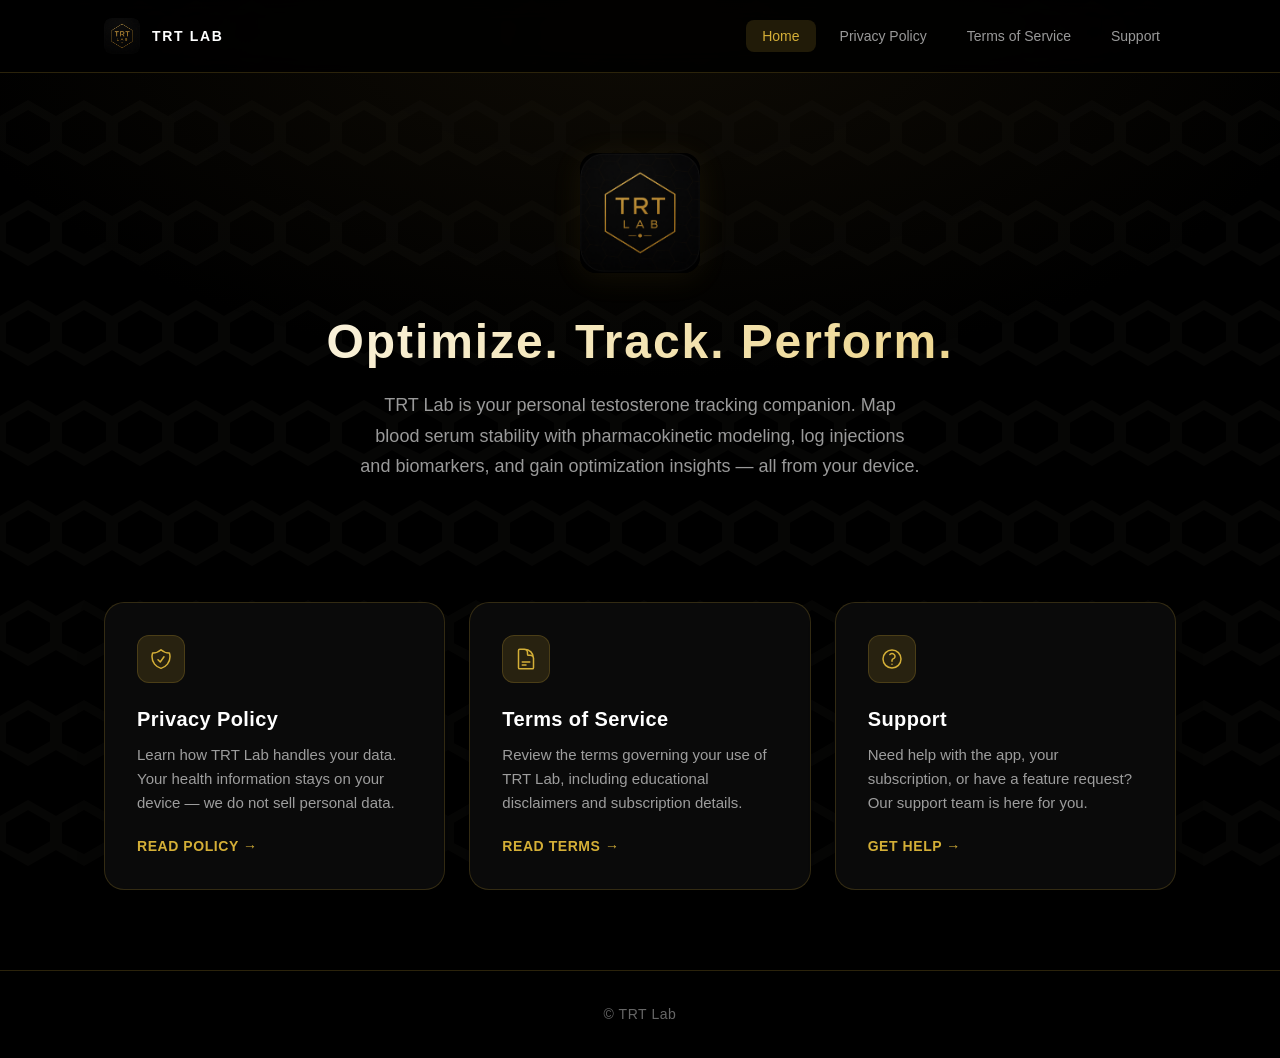
<file: index.html>
<!DOCTYPE html>
<html lang="en">
<head>
  <meta charset="UTF-8">
  <meta name="viewport" content="width=device-width, initial-scale=1.0">
  <meta name="description" content="TRT Lab — testosterone tracking, protocol management, and optimization insights. Optimize. Track. Perform.">
  <title>TRT Lab — Optimize. Track. Perform.</title>
  <link rel="icon" type="image/png" href="assets/logo.png">
  <link rel="stylesheet" href="style.css">
</head>
<body>
  <header class="site-header">
    <nav class="nav-inner">
      <a href="index.html" class="nav-brand">
        <img src="assets/logo.png" alt="TRT Lab logo" width="36" height="36">
        <span>TRT Lab</span>
      </a>
      <button class="nav-toggle" aria-label="Toggle navigation" aria-expanded="false">
        <svg xmlns="http://www.w3.org/2000/svg" fill="none" viewBox="0 0 24 24" stroke="currentColor" stroke-width="2">
          <path stroke-linecap="round" stroke-linejoin="round" d="M4 6h16M4 12h16M4 18h16"/>
        </svg>
      </button>
      <ul class="nav-links">
        <li><a href="index.html" class="active">Home</a></li>
        <li><a href="privacy.html">Privacy Policy</a></li>
        <li><a href="terms.html">Terms of Service</a></li>
        <li><a href="support.html">Support</a></li>
      </ul>
    </nav>
  </header>

  <main>
    <section class="hero">
      <img src="assets/logo.png" alt="TRT Lab" class="hero-logo" width="120" height="120">
      <h1 class="hero-headline">Optimize. Track. Perform.</h1>
      <p class="hero-description">
        TRT Lab is your personal testosterone tracking companion. Map blood serum stability with pharmacokinetic modeling, log injections and biomarkers, and gain optimization insights — all from your device.
      </p>
    </section>

    <section class="nav-cards">
      <a href="privacy.html" class="nav-card">
        <div class="nav-card-icon">
          <svg xmlns="http://www.w3.org/2000/svg" fill="none" viewBox="0 0 24 24" stroke="currentColor" stroke-width="1.5">
            <path stroke-linecap="round" stroke-linejoin="round" d="M9 12.75L11.25 15 15 9.75m-3-7.036A11.959 11.959 0 013.598 6 11.99 11.99 0 003 9.749c0 5.592 3.824 10.29 9 11.623 5.176-1.332 9-6.03 9-11.622 0-1.31-.21-2.571-.598-3.751h-.152c-3.196 0-6.1-1.248-8.25-3.285z"/>
          </svg>
        </div>
        <h2>Privacy Policy</h2>
        <p>Learn how TRT Lab handles your data. Your health information stays on your device — we do not sell personal data.</p>
        <span class="nav-card-cta">Read Policy →</span>
      </a>

      <a href="terms.html" class="nav-card">
        <div class="nav-card-icon">
          <svg xmlns="http://www.w3.org/2000/svg" fill="none" viewBox="0 0 24 24" stroke="currentColor" stroke-width="1.5">
            <path stroke-linecap="round" stroke-linejoin="round" d="M19.5 14.25v-2.625a3.375 3.375 0 00-3.375-3.375h-1.5A1.125 1.125 0 0113.5 7.125v-1.5a3.375 3.375 0 00-3.375-3.375H8.25m0 12.75h7.5m-7.5 3H12M10.5 2.25H5.625c-.621 0-1.125.504-1.125 1.125v17.25c0 .621.504 1.125 1.125 1.125h12.75c.621 0 1.125-.504 1.125-1.125V11.25a9 9 0 00-9-9z"/>
          </svg>
        </div>
        <h2>Terms of Service</h2>
        <p>Review the terms governing your use of TRT Lab, including educational disclaimers and subscription details.</p>
        <span class="nav-card-cta">Read Terms →</span>
      </a>

      <a href="support.html" class="nav-card">
        <div class="nav-card-icon">
          <svg xmlns="http://www.w3.org/2000/svg" fill="none" viewBox="0 0 24 24" stroke="currentColor" stroke-width="1.5">
            <path stroke-linecap="round" stroke-linejoin="round" d="M9.879 7.519c1.171-1.025 3.071-1.025 4.242 0 1.172 1.025 1.172 2.687 0 3.712-.203.179-.43.326-.67.442-.745.361-1.45.999-1.45 1.827v.75M21 12a9 9 0 11-18 0 9 9 0 0118 0zm-9 5.25h.008v.008H12v-.008z"/>
          </svg>
        </div>
        <h2>Support</h2>
        <p>Need help with the app, your subscription, or have a feature request? Our support team is here for you.</p>
        <span class="nav-card-cta">Get Help →</span>
      </a>
    </section>
  </main>

  <footer class="site-footer">
    <p>© TRT Lab</p>
  </footer>

  <script>
    (function () {
      var toggle = document.querySelector('.nav-toggle');
      var links = document.querySelector('.nav-links');
      if (!toggle || !links) return;
      toggle.addEventListener('click', function () {
        var open = links.classList.toggle('open');
        toggle.setAttribute('aria-expanded', open);
      });
      links.querySelectorAll('a').forEach(function (link) {
        link.addEventListener('click', function () {
          links.classList.remove('open');
          toggle.setAttribute('aria-expanded', 'false');
        });
      });
    })();
  </script>
</body>
</html>
</file>
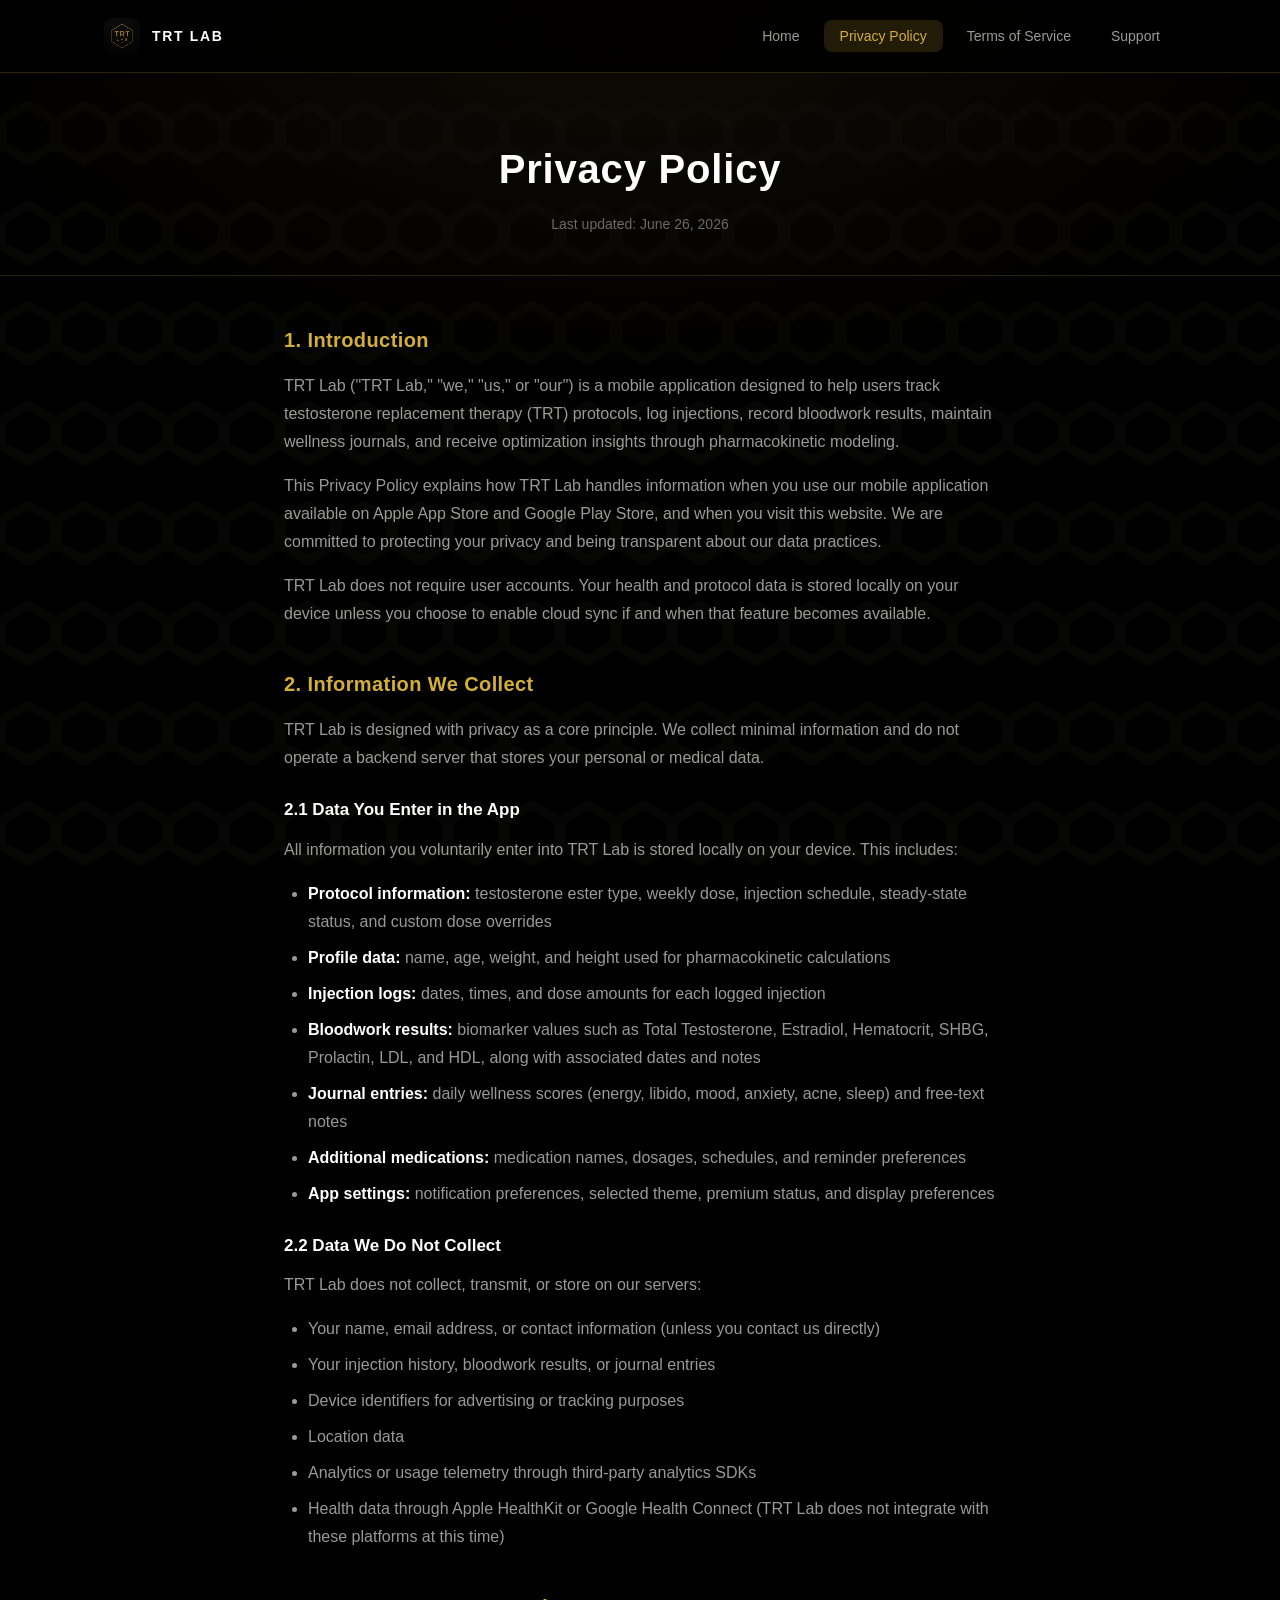
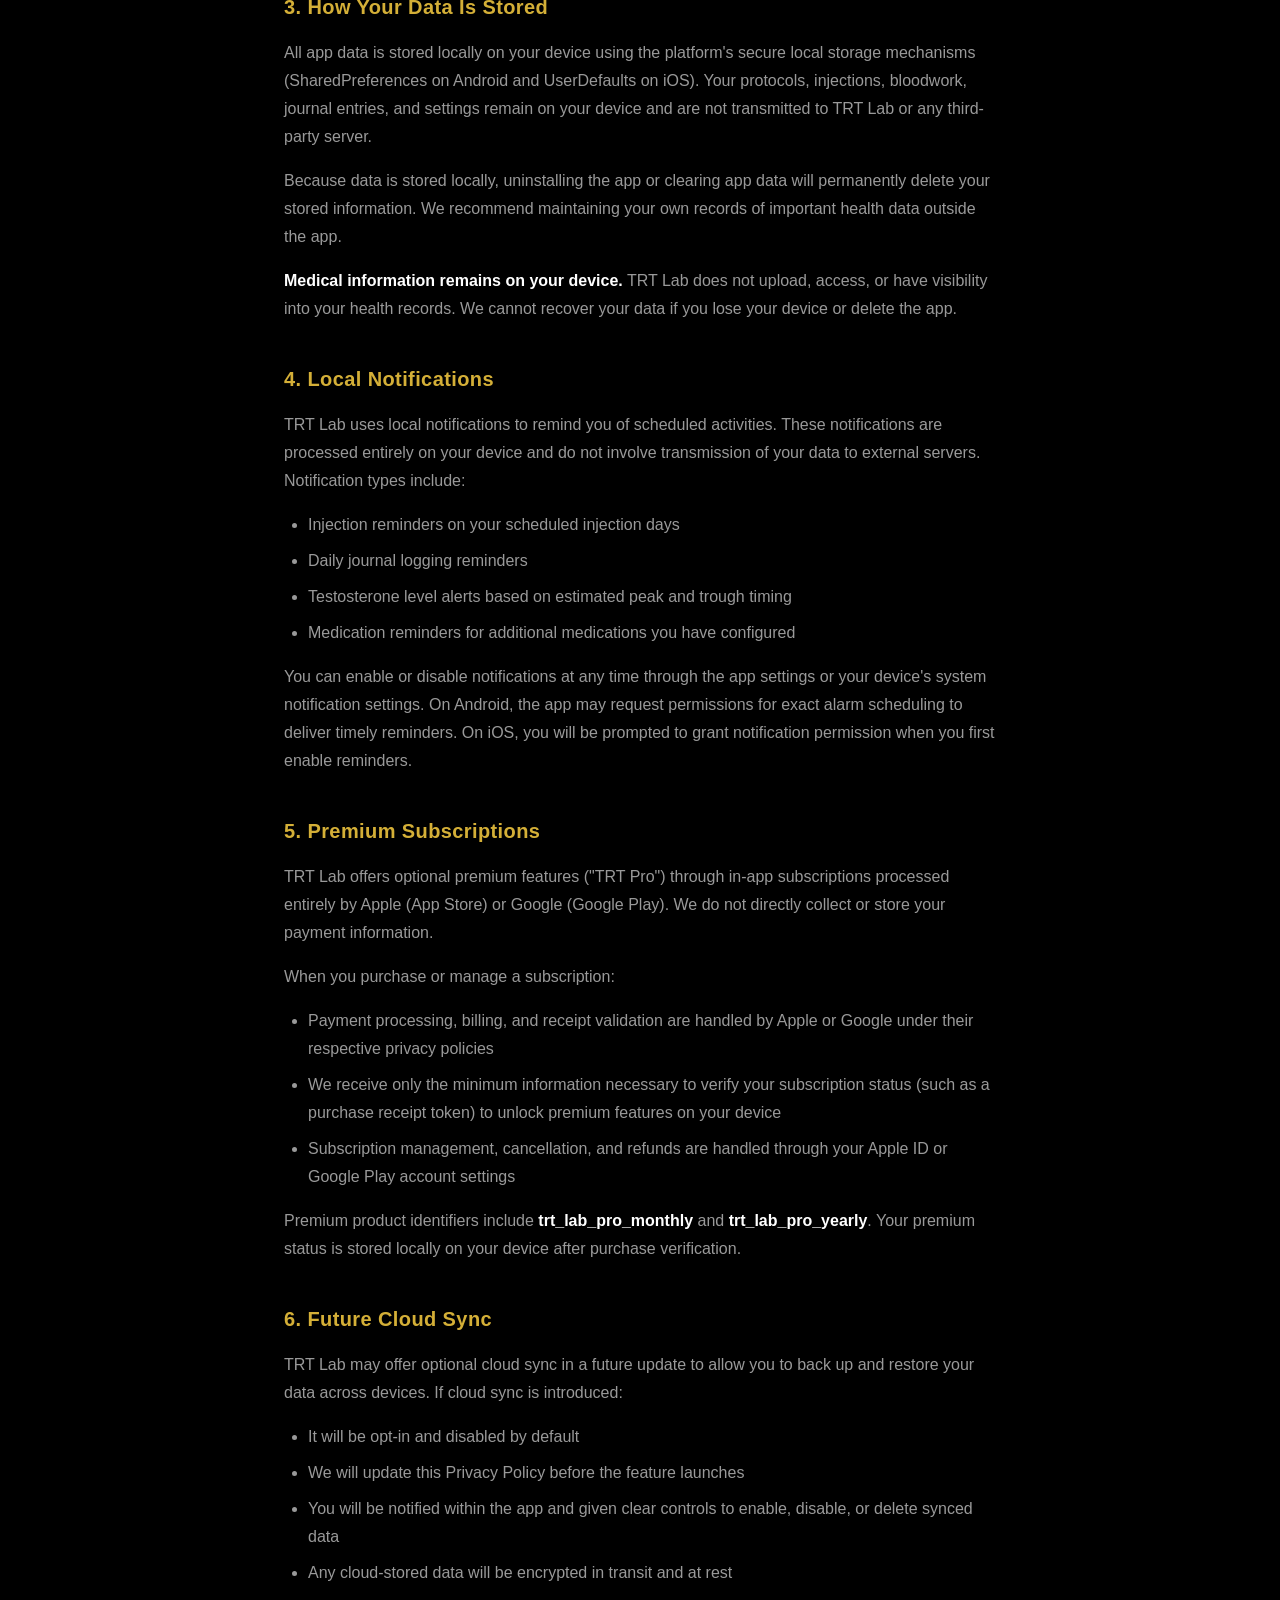
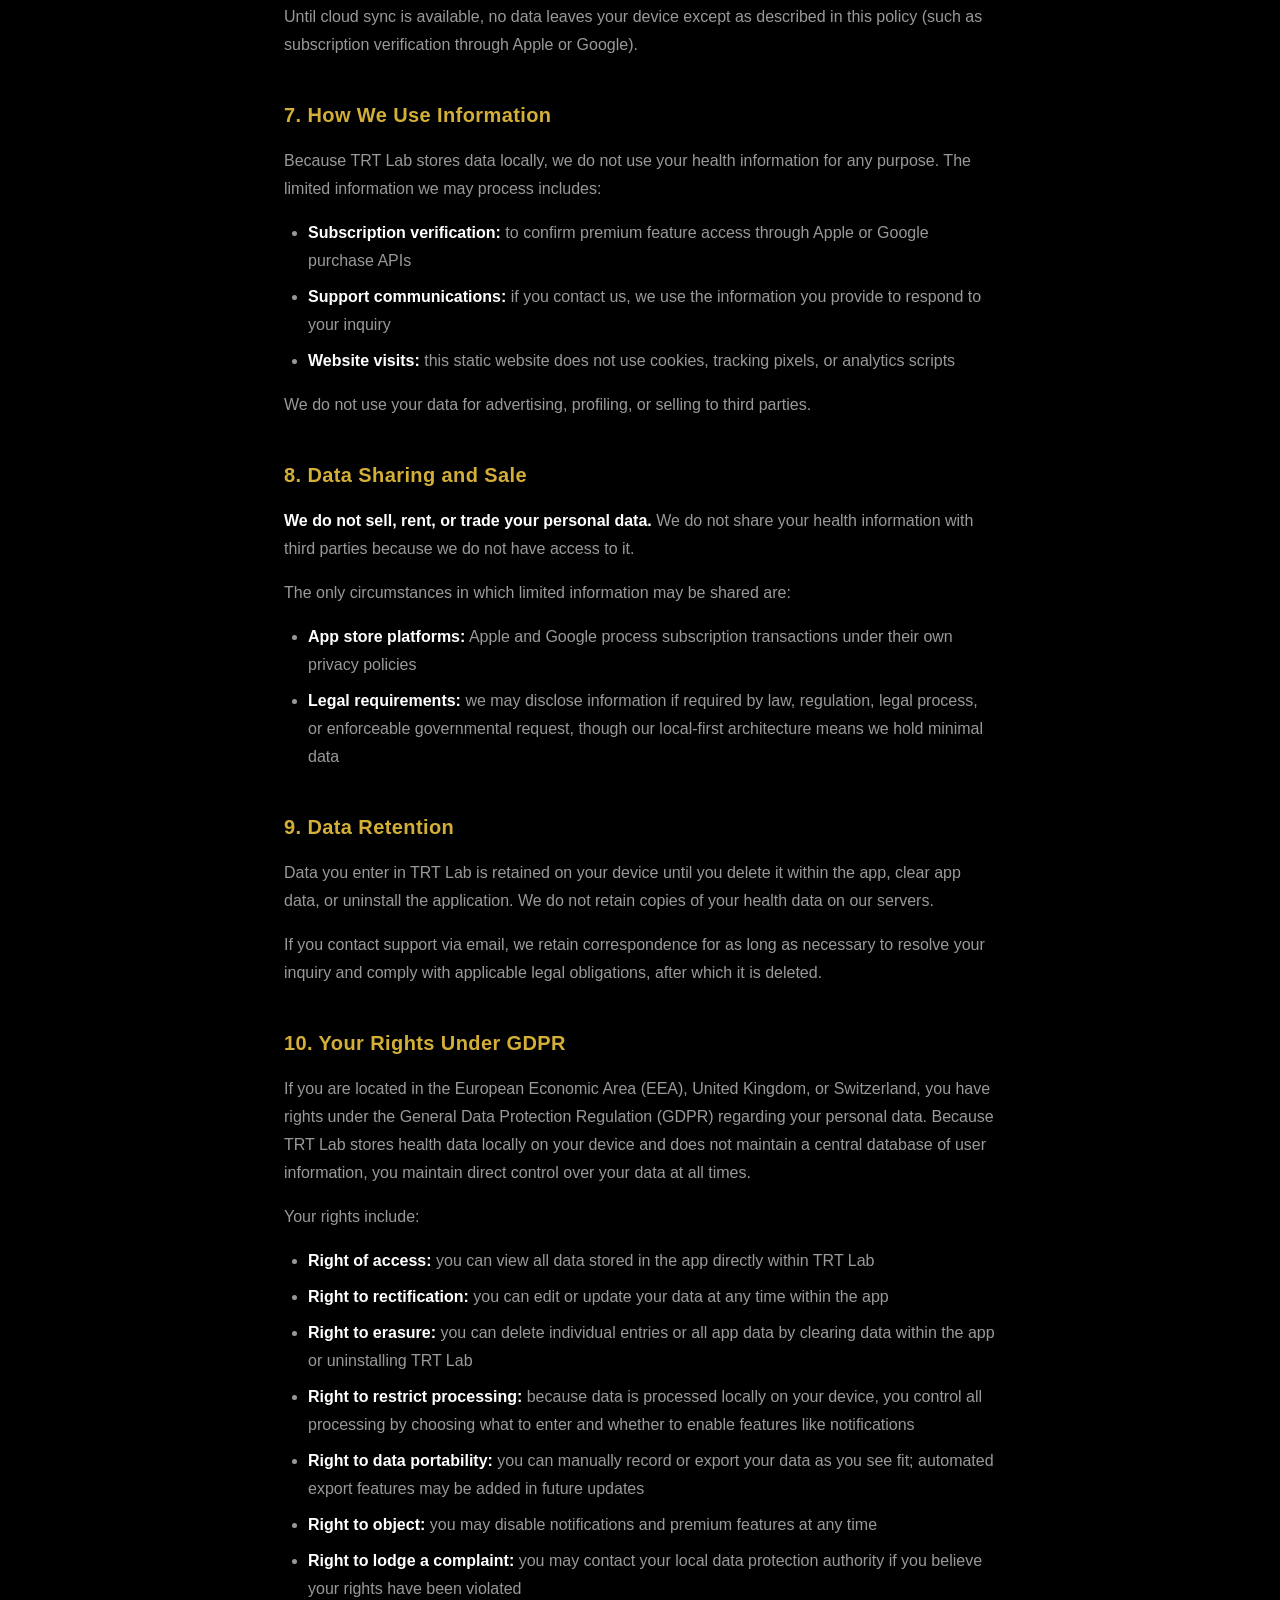
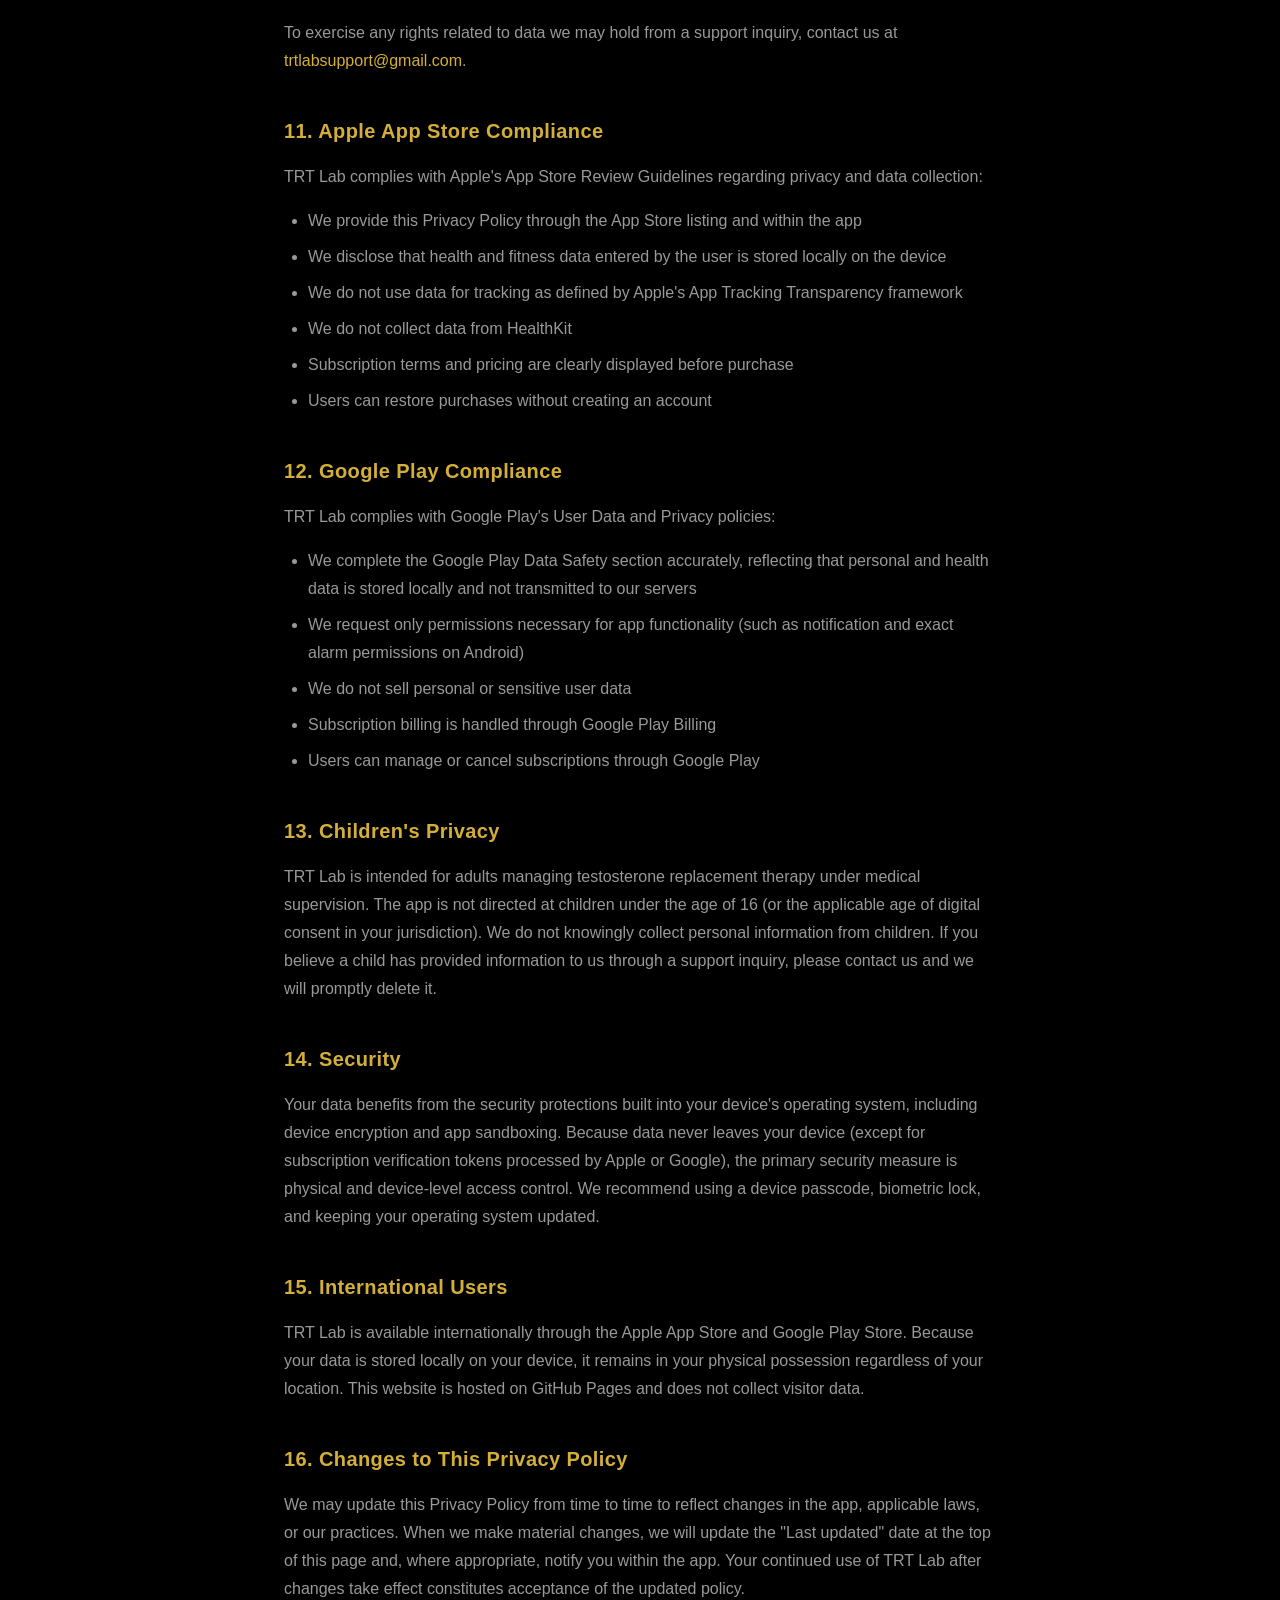
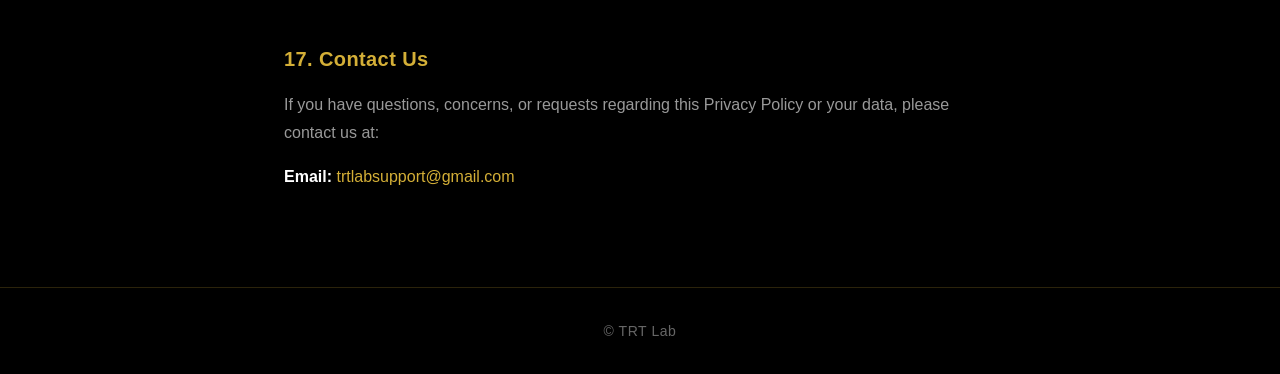
<file: privacy.html>
<!DOCTYPE html>
<html lang="en">
<head>
  <meta charset="UTF-8">
  <meta name="viewport" content="width=device-width, initial-scale=1.0">
  <meta name="description" content="TRT Lab Privacy Policy — how we handle your data. Your health information stays on your device.">
  <title>Privacy Policy — TRT Lab</title>
  <link rel="icon" type="image/png" href="assets/logo.png">
  <link rel="stylesheet" href="style.css">
</head>
<body>
  <header class="site-header">
    <nav class="nav-inner">
      <a href="index.html" class="nav-brand">
        <img src="assets/logo.png" alt="TRT Lab logo" width="36" height="36">
        <span>TRT Lab</span>
      </a>
      <button class="nav-toggle" aria-label="Toggle navigation" aria-expanded="false">
        <svg xmlns="http://www.w3.org/2000/svg" fill="none" viewBox="0 0 24 24" stroke="currentColor" stroke-width="2">
          <path stroke-linecap="round" stroke-linejoin="round" d="M4 6h16M4 12h16M4 18h16"/>
        </svg>
      </button>
      <ul class="nav-links">
        <li><a href="index.html">Home</a></li>
        <li><a href="privacy.html" class="active">Privacy Policy</a></li>
        <li><a href="terms.html">Terms of Service</a></li>
        <li><a href="support.html">Support</a></li>
      </ul>
    </nav>
  </header>

  <main>
    <div class="page-header">
      <h1>Privacy Policy</h1>
      <p class="last-updated">Last updated: June 26, 2026</p>
    </div>

    <article class="legal-content container-narrow">
      <h2>1. Introduction</h2>
      <p>
        TRT Lab ("TRT Lab," "we," "us," or "our") is a mobile application designed to help users track testosterone replacement therapy (TRT) protocols, log injections, record bloodwork results, maintain wellness journals, and receive optimization insights through pharmacokinetic modeling.
      </p>
      <p>
        This Privacy Policy explains how TRT Lab handles information when you use our mobile application available on Apple App Store and Google Play Store, and when you visit this website. We are committed to protecting your privacy and being transparent about our data practices.
      </p>
      <p>
        TRT Lab does not require user accounts. Your health and protocol data is stored locally on your device unless you choose to enable cloud sync if and when that feature becomes available.
      </p>

      <h2>2. Information We Collect</h2>
      <p>
        TRT Lab is designed with privacy as a core principle. We collect minimal information and do not operate a backend server that stores your personal or medical data.
      </p>

      <h3>2.1 Data You Enter in the App</h3>
      <p>
        All information you voluntarily enter into TRT Lab is stored locally on your device. This includes:
      </p>
      <ul>
        <li><strong>Protocol information:</strong> testosterone ester type, weekly dose, injection schedule, steady-state status, and custom dose overrides</li>
        <li><strong>Profile data:</strong> name, age, weight, and height used for pharmacokinetic calculations</li>
        <li><strong>Injection logs:</strong> dates, times, and dose amounts for each logged injection</li>
        <li><strong>Bloodwork results:</strong> biomarker values such as Total Testosterone, Estradiol, Hematocrit, SHBG, Prolactin, LDL, and HDL, along with associated dates and notes</li>
        <li><strong>Journal entries:</strong> daily wellness scores (energy, libido, mood, anxiety, acne, sleep) and free-text notes</li>
        <li><strong>Additional medications:</strong> medication names, dosages, schedules, and reminder preferences</li>
        <li><strong>App settings:</strong> notification preferences, selected theme, premium status, and display preferences</li>
      </ul>

      <h3>2.2 Data We Do Not Collect</h3>
      <p>TRT Lab does not collect, transmit, or store on our servers:</p>
      <ul>
        <li>Your name, email address, or contact information (unless you contact us directly)</li>
        <li>Your injection history, bloodwork results, or journal entries</li>
        <li>Device identifiers for advertising or tracking purposes</li>
        <li>Location data</li>
        <li>Analytics or usage telemetry through third-party analytics SDKs</li>
        <li>Health data through Apple HealthKit or Google Health Connect (TRT Lab does not integrate with these platforms at this time)</li>
      </ul>

      <h2>3. How Your Data Is Stored</h2>
      <p>
        All app data is stored locally on your device using the platform's secure local storage mechanisms (SharedPreferences on Android and UserDefaults on iOS). Your protocols, injections, bloodwork, journal entries, and settings remain on your device and are not transmitted to TRT Lab or any third-party server.
      </p>
      <p>
        Because data is stored locally, uninstalling the app or clearing app data will permanently delete your stored information. We recommend maintaining your own records of important health data outside the app.
      </p>
      <p>
        <strong>Medical information remains on your device.</strong> TRT Lab does not upload, access, or have visibility into your health records. We cannot recover your data if you lose your device or delete the app.
      </p>

      <h2>4. Local Notifications</h2>
      <p>
        TRT Lab uses local notifications to remind you of scheduled activities. These notifications are processed entirely on your device and do not involve transmission of your data to external servers. Notification types include:
      </p>
      <ul>
        <li>Injection reminders on your scheduled injection days</li>
        <li>Daily journal logging reminders</li>
        <li>Testosterone level alerts based on estimated peak and trough timing</li>
        <li>Medication reminders for additional medications you have configured</li>
      </ul>
      <p>
        You can enable or disable notifications at any time through the app settings or your device's system notification settings. On Android, the app may request permissions for exact alarm scheduling to deliver timely reminders. On iOS, you will be prompted to grant notification permission when you first enable reminders.
      </p>

      <h2>5. Premium Subscriptions</h2>
      <p>
        TRT Lab offers optional premium features ("TRT Pro") through in-app subscriptions processed entirely by Apple (App Store) or Google (Google Play). We do not directly collect or store your payment information.
      </p>
      <p>When you purchase or manage a subscription:</p>
      <ul>
        <li>Payment processing, billing, and receipt validation are handled by Apple or Google under their respective privacy policies</li>
        <li>We receive only the minimum information necessary to verify your subscription status (such as a purchase receipt token) to unlock premium features on your device</li>
        <li>Subscription management, cancellation, and refunds are handled through your Apple ID or Google Play account settings</li>
      </ul>
      <p>
        Premium product identifiers include <strong>trt_lab_pro_monthly</strong> and <strong>trt_lab_pro_yearly</strong>. Your premium status is stored locally on your device after purchase verification.
      </p>

      <h2>6. Future Cloud Sync</h2>
      <p>
        TRT Lab may offer optional cloud sync in a future update to allow you to back up and restore your data across devices. If cloud sync is introduced:
      </p>
      <ul>
        <li>It will be opt-in and disabled by default</li>
        <li>We will update this Privacy Policy before the feature launches</li>
        <li>You will be notified within the app and given clear controls to enable, disable, or delete synced data</li>
        <li>Any cloud-stored data will be encrypted in transit and at rest</li>
      </ul>
      <p>
        Until cloud sync is available, no data leaves your device except as described in this policy (such as subscription verification through Apple or Google).
      </p>

      <h2>7. How We Use Information</h2>
      <p>Because TRT Lab stores data locally, we do not use your health information for any purpose. The limited information we may process includes:</p>
      <ul>
        <li><strong>Subscription verification:</strong> to confirm premium feature access through Apple or Google purchase APIs</li>
        <li><strong>Support communications:</strong> if you contact us, we use the information you provide to respond to your inquiry</li>
        <li><strong>Website visits:</strong> this static website does not use cookies, tracking pixels, or analytics scripts</li>
      </ul>
      <p>We do not use your data for advertising, profiling, or selling to third parties.</p>

      <h2>8. Data Sharing and Sale</h2>
      <p>
        <strong>We do not sell, rent, or trade your personal data.</strong> We do not share your health information with third parties because we do not have access to it.
      </p>
      <p>The only circumstances in which limited information may be shared are:</p>
      <ul>
        <li><strong>App store platforms:</strong> Apple and Google process subscription transactions under their own privacy policies</li>
        <li><strong>Legal requirements:</strong> we may disclose information if required by law, regulation, legal process, or enforceable governmental request, though our local-first architecture means we hold minimal data</li>
      </ul>

      <h2>9. Data Retention</h2>
      <p>
        Data you enter in TRT Lab is retained on your device until you delete it within the app, clear app data, or uninstall the application. We do not retain copies of your health data on our servers.
      </p>
      <p>
        If you contact support via email, we retain correspondence for as long as necessary to resolve your inquiry and comply with applicable legal obligations, after which it is deleted.
      </p>

      <h2>10. Your Rights Under GDPR</h2>
      <p>
        If you are located in the European Economic Area (EEA), United Kingdom, or Switzerland, you have rights under the General Data Protection Regulation (GDPR) regarding your personal data. Because TRT Lab stores health data locally on your device and does not maintain a central database of user information, you maintain direct control over your data at all times.
      </p>
      <p>Your rights include:</p>
      <ul>
        <li><strong>Right of access:</strong> you can view all data stored in the app directly within TRT Lab</li>
        <li><strong>Right to rectification:</strong> you can edit or update your data at any time within the app</li>
        <li><strong>Right to erasure:</strong> you can delete individual entries or all app data by clearing data within the app or uninstalling TRT Lab</li>
        <li><strong>Right to restrict processing:</strong> because data is processed locally on your device, you control all processing by choosing what to enter and whether to enable features like notifications</li>
        <li><strong>Right to data portability:</strong> you can manually record or export your data as you see fit; automated export features may be added in future updates</li>
        <li><strong>Right to object:</strong> you may disable notifications and premium features at any time</li>
        <li><strong>Right to lodge a complaint:</strong> you may contact your local data protection authority if you believe your rights have been violated</li>
      </ul>
      <p>
        To exercise any rights related to data we may hold from a support inquiry, contact us at <a href="mailto:trtlabsupport@gmail.com">trtlabsupport@gmail.com</a>.
      </p>

      <h2>11. Apple App Store Compliance</h2>
      <p>
        TRT Lab complies with Apple's App Store Review Guidelines regarding privacy and data collection:
      </p>
      <ul>
        <li>We provide this Privacy Policy through the App Store listing and within the app</li>
        <li>We disclose that health and fitness data entered by the user is stored locally on the device</li>
        <li>We do not use data for tracking as defined by Apple's App Tracking Transparency framework</li>
        <li>We do not collect data from HealthKit</li>
        <li>Subscription terms and pricing are clearly displayed before purchase</li>
        <li>Users can restore purchases without creating an account</li>
      </ul>

      <h2>12. Google Play Compliance</h2>
      <p>
        TRT Lab complies with Google Play's User Data and Privacy policies:
      </p>
      <ul>
        <li>We complete the Google Play Data Safety section accurately, reflecting that personal and health data is stored locally and not transmitted to our servers</li>
        <li>We request only permissions necessary for app functionality (such as notification and exact alarm permissions on Android)</li>
        <li>We do not sell personal or sensitive user data</li>
        <li>Subscription billing is handled through Google Play Billing</li>
        <li>Users can manage or cancel subscriptions through Google Play</li>
      </ul>

      <h2>13. Children's Privacy</h2>
      <p>
        TRT Lab is intended for adults managing testosterone replacement therapy under medical supervision. The app is not directed at children under the age of 16 (or the applicable age of digital consent in your jurisdiction). We do not knowingly collect personal information from children. If you believe a child has provided information to us through a support inquiry, please contact us and we will promptly delete it.
      </p>

      <h2>14. Security</h2>
      <p>
        Your data benefits from the security protections built into your device's operating system, including device encryption and app sandboxing. Because data never leaves your device (except for subscription verification tokens processed by Apple or Google), the primary security measure is physical and device-level access control. We recommend using a device passcode, biometric lock, and keeping your operating system updated.
      </p>

      <h2>15. International Users</h2>
      <p>
        TRT Lab is available internationally through the Apple App Store and Google Play Store. Because your data is stored locally on your device, it remains in your physical possession regardless of your location. This website is hosted on GitHub Pages and does not collect visitor data.
      </p>

      <h2>16. Changes to This Privacy Policy</h2>
      <p>
        We may update this Privacy Policy from time to time to reflect changes in the app, applicable laws, or our practices. When we make material changes, we will update the "Last updated" date at the top of this page and, where appropriate, notify you within the app. Your continued use of TRT Lab after changes take effect constitutes acceptance of the updated policy.
      </p>

      <h2>17. Contact Us</h2>
      <p>
        If you have questions, concerns, or requests regarding this Privacy Policy or your data, please contact us at:
      </p>
      <p>
        <strong>Email:</strong> <a href="mailto:trtlabsupport@gmail.com">trtlabsupport@gmail.com</a>
      </p>
    </article>
  </main>

  <footer class="site-footer">
    <p>© TRT Lab</p>
  </footer>

  <script>
    (function () {
      var toggle = document.querySelector('.nav-toggle');
      var links = document.querySelector('.nav-links');
      if (!toggle || !links) return;
      toggle.addEventListener('click', function () {
        var open = links.classList.toggle('open');
        toggle.setAttribute('aria-expanded', open);
      });
      links.querySelectorAll('a').forEach(function (link) {
        link.addEventListener('click', function () {
          links.classList.remove('open');
          toggle.setAttribute('aria-expanded', 'false');
        });
      });
    })();
  </script>
</body>
</html>
</file>
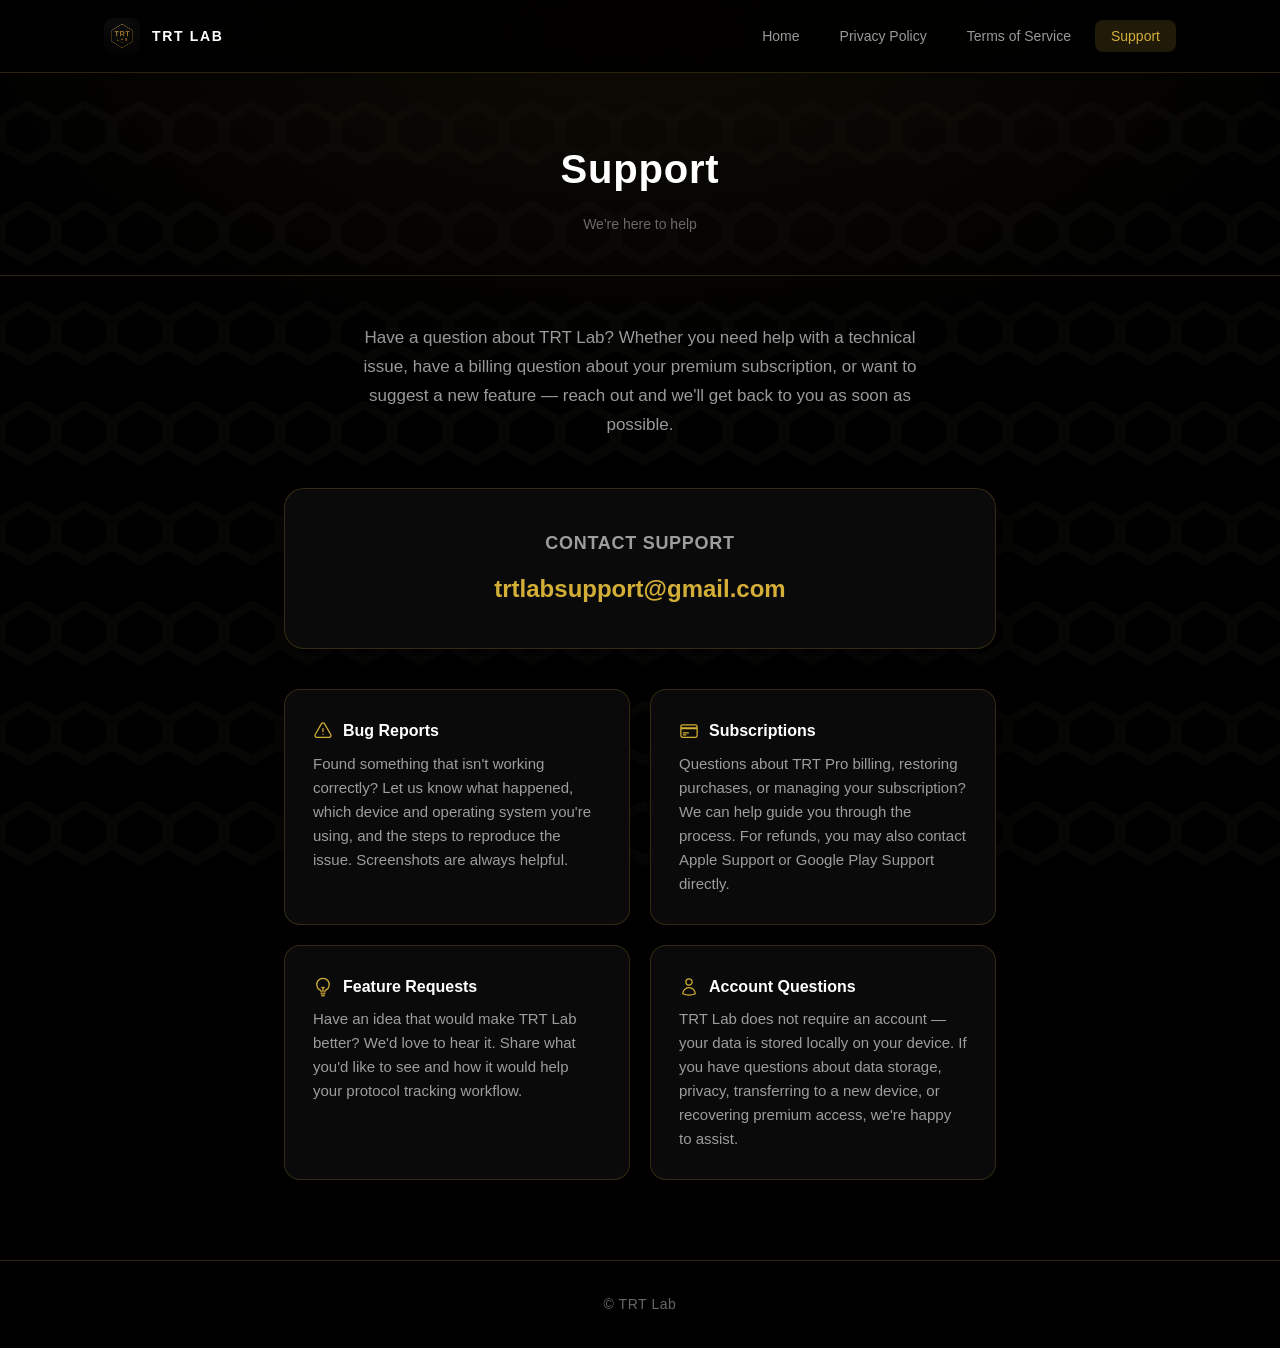
<file: support.html>
<!DOCTYPE html>
<html lang="en">
<head>
  <meta charset="UTF-8">
  <meta name="viewport" content="width=device-width, initial-scale=1.0">
  <meta name="description" content="TRT Lab Support — contact us for help with the app, subscriptions, bugs, and feature requests.">
  <title>Support — TRT Lab</title>
  <link rel="icon" type="image/png" href="assets/logo.png">
  <link rel="stylesheet" href="style.css">
</head>
<body>
  <header class="site-header">
    <nav class="nav-inner">
      <a href="index.html" class="nav-brand">
        <img src="assets/logo.png" alt="TRT Lab logo" width="36" height="36">
        <span>TRT Lab</span>
      </a>
      <button class="nav-toggle" aria-label="Toggle navigation" aria-expanded="false">
        <svg xmlns="http://www.w3.org/2000/svg" fill="none" viewBox="0 0 24 24" stroke="currentColor" stroke-width="2">
          <path stroke-linecap="round" stroke-linejoin="round" d="M4 6h16M4 12h16M4 18h16"/>
        </svg>
      </button>
      <ul class="nav-links">
        <li><a href="index.html">Home</a></li>
        <li><a href="privacy.html">Privacy Policy</a></li>
        <li><a href="terms.html">Terms of Service</a></li>
        <li><a href="support.html" class="active">Support</a></li>
      </ul>
    </nav>
  </header>

  <main>
    <div class="page-header">
      <h1>Support</h1>
      <p class="last-updated">We're here to help</p>
    </div>

    <div class="support-content container-narrow">
      <div class="support-intro">
        <p>
          Have a question about TRT Lab? Whether you need help with a technical issue, have a billing question about your premium subscription, or want to suggest a new feature — reach out and we'll get back to you as soon as possible.
        </p>
      </div>

      <div class="support-card">
        <h2>Contact Support</h2>
        <a href="mailto:trtlabsupport@gmail.com" class="support-email">trtlabsupport@gmail.com</a>
      </div>

      <div class="support-topics">
        <div class="support-topic">
          <h3>
            <svg xmlns="http://www.w3.org/2000/svg" fill="none" viewBox="0 0 24 24" stroke="currentColor" stroke-width="1.5">
              <path stroke-linecap="round" stroke-linejoin="round" d="M12 9v3.75m-9.303 3.376c-.866 1.5.217 3.374 1.948 3.374h14.71c1.73 0 2.813-1.874 1.948-3.374L13.949 3.378c-.866-1.5-3.032-1.5-3.898 0L2.697 16.126zM12 15.75h.007v.008H12v-.008z"/>
            </svg>
            Bug Reports
          </h3>
          <p>
            Found something that isn't working correctly? Let us know what happened, which device and operating system you're using, and the steps to reproduce the issue. Screenshots are always helpful.
          </p>
        </div>

        <div class="support-topic">
          <h3>
            <svg xmlns="http://www.w3.org/2000/svg" fill="none" viewBox="0 0 24 24" stroke="currentColor" stroke-width="1.5">
              <path stroke-linecap="round" stroke-linejoin="round" d="M2.25 8.25h19.5M2.25 9h19.5m-16.5 5.25h6m-6 2.25h3m-3.75 3h15a2.25 2.25 0 002.25-2.25V6.75A2.25 2.25 0 0019.5 4.5h-15a2.25 2.25 0 00-2.25 2.25v10.5A2.25 2.25 0 004.5 19.5z"/>
            </svg>
            Subscriptions
          </h3>
          <p>
            Questions about TRT Pro billing, restoring purchases, or managing your subscription? We can help guide you through the process. For refunds, you may also contact Apple Support or Google Play Support directly.
          </p>
        </div>

        <div class="support-topic">
          <h3>
            <svg xmlns="http://www.w3.org/2000/svg" fill="none" viewBox="0 0 24 24" stroke="currentColor" stroke-width="1.5">
              <path stroke-linecap="round" stroke-linejoin="round" d="M12 18v-5.25m0 0a6.01 6.01 0 001.5-.189m-1.5.189a6.01 6.01 0 01-1.5-.189m3.75 7.478a12.06 12.06 0 01-4.5 0m3.75 2.383a14.406 14.406 0 01-3 0M14.25 18v-.192c0-.983.658-1.823 1.508-2.316a7.5 7.5 0 10-7.517 0c.85.493 1.509 1.333 1.509 2.316V18"/>
            </svg>
            Feature Requests
          </h3>
          <p>
            Have an idea that would make TRT Lab better? We'd love to hear it. Share what you'd like to see and how it would help your protocol tracking workflow.
          </p>
        </div>

        <div class="support-topic">
          <h3>
            <svg xmlns="http://www.w3.org/2000/svg" fill="none" viewBox="0 0 24 24" stroke="currentColor" stroke-width="1.5">
              <path stroke-linecap="round" stroke-linejoin="round" d="M15.75 6a3.75 3.75 0 11-7.5 0 3.75 3.75 0 017.5 0zM4.501 20.118a7.5 7.5 0 0114.998 0A17.933 17.933 0 0112 21.75c-2.676 0-5.216-.584-7.499-1.632z"/>
            </svg>
            Account Questions
          </h3>
          <p>
            TRT Lab does not require an account — your data is stored locally on your device. If you have questions about data storage, privacy, transferring to a new device, or recovering premium access, we're happy to assist.
          </p>
        </div>
      </div>
    </div>
  </main>

  <footer class="site-footer">
    <p>© TRT Lab</p>
  </footer>

  <script>
    (function () {
      var toggle = document.querySelector('.nav-toggle');
      var links = document.querySelector('.nav-links');
      if (!toggle || !links) return;
      toggle.addEventListener('click', function () {
        var open = links.classList.toggle('open');
        toggle.setAttribute('aria-expanded', open);
      });
      links.querySelectorAll('a').forEach(function (link) {
        link.addEventListener('click', function () {
          links.classList.remove('open');
          toggle.setAttribute('aria-expanded', 'false');
        });
      });
    })();
  </script>
</body>
</html>
</file>
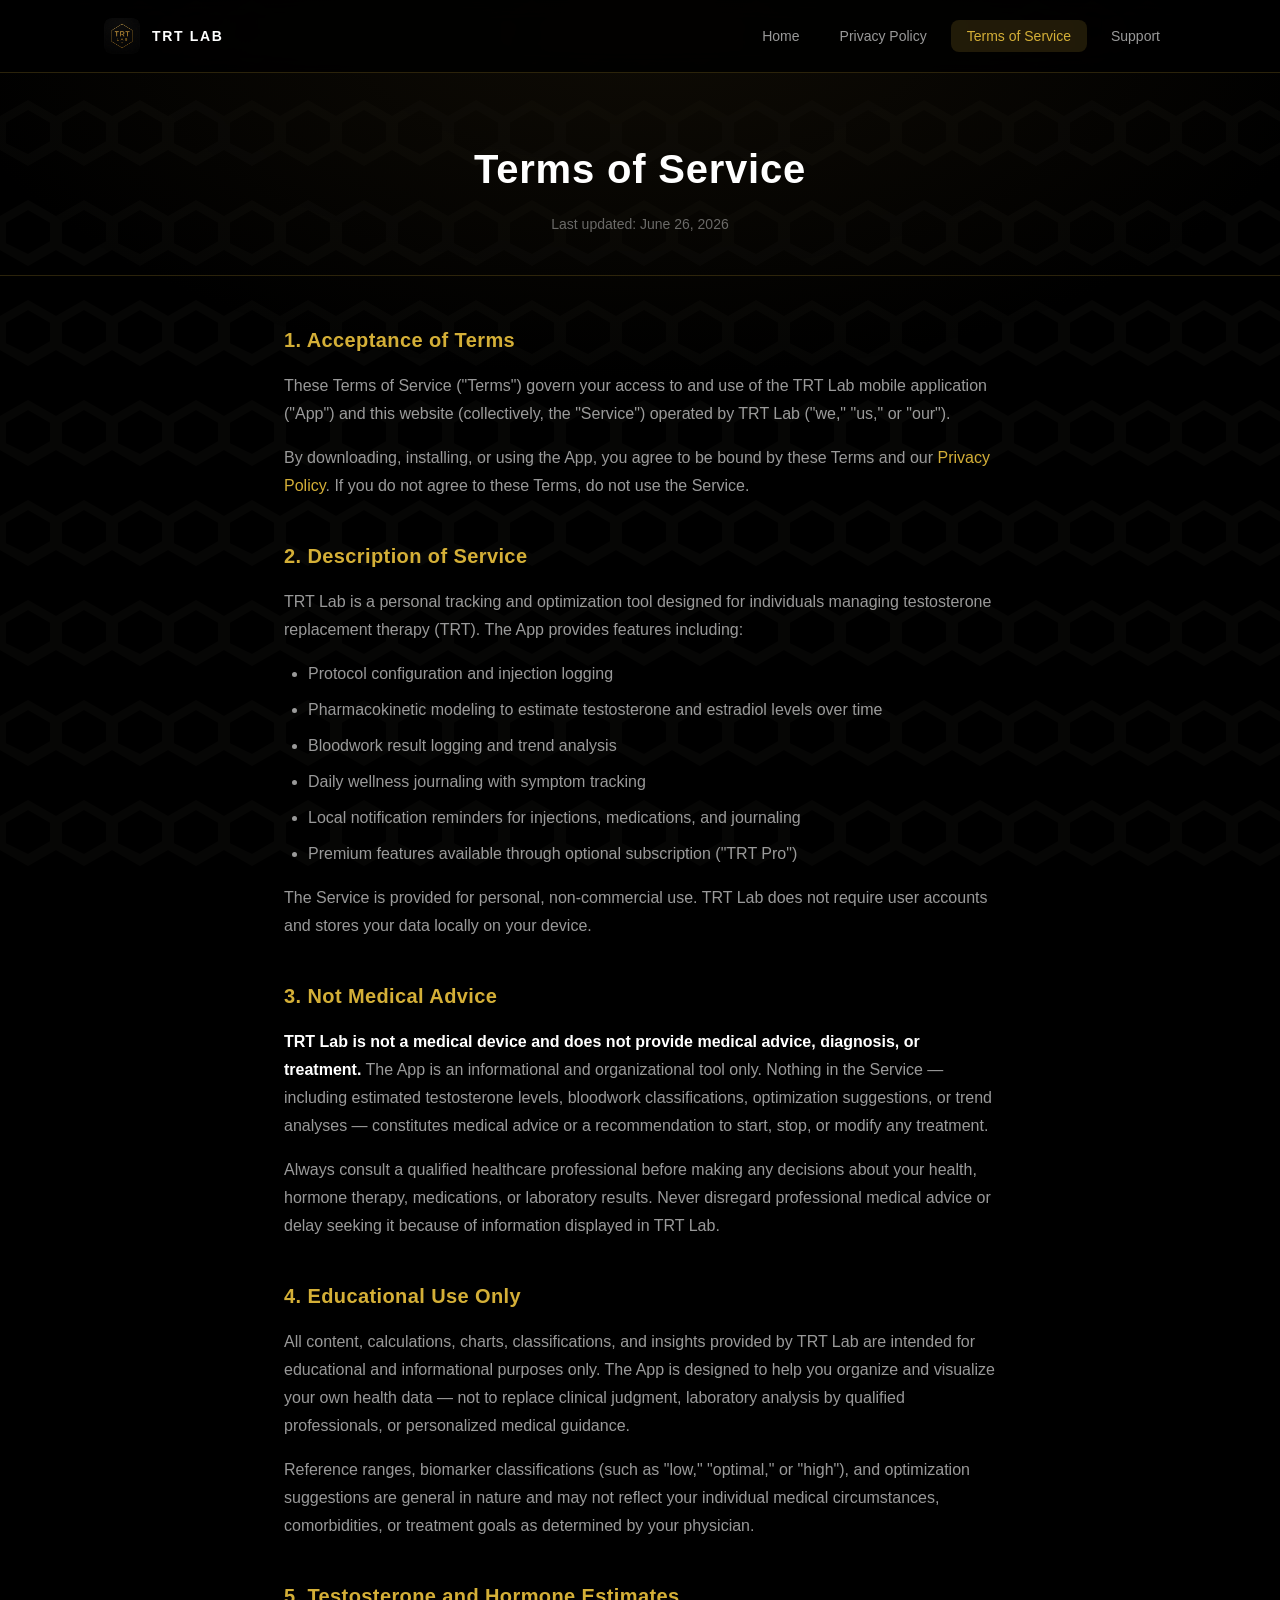
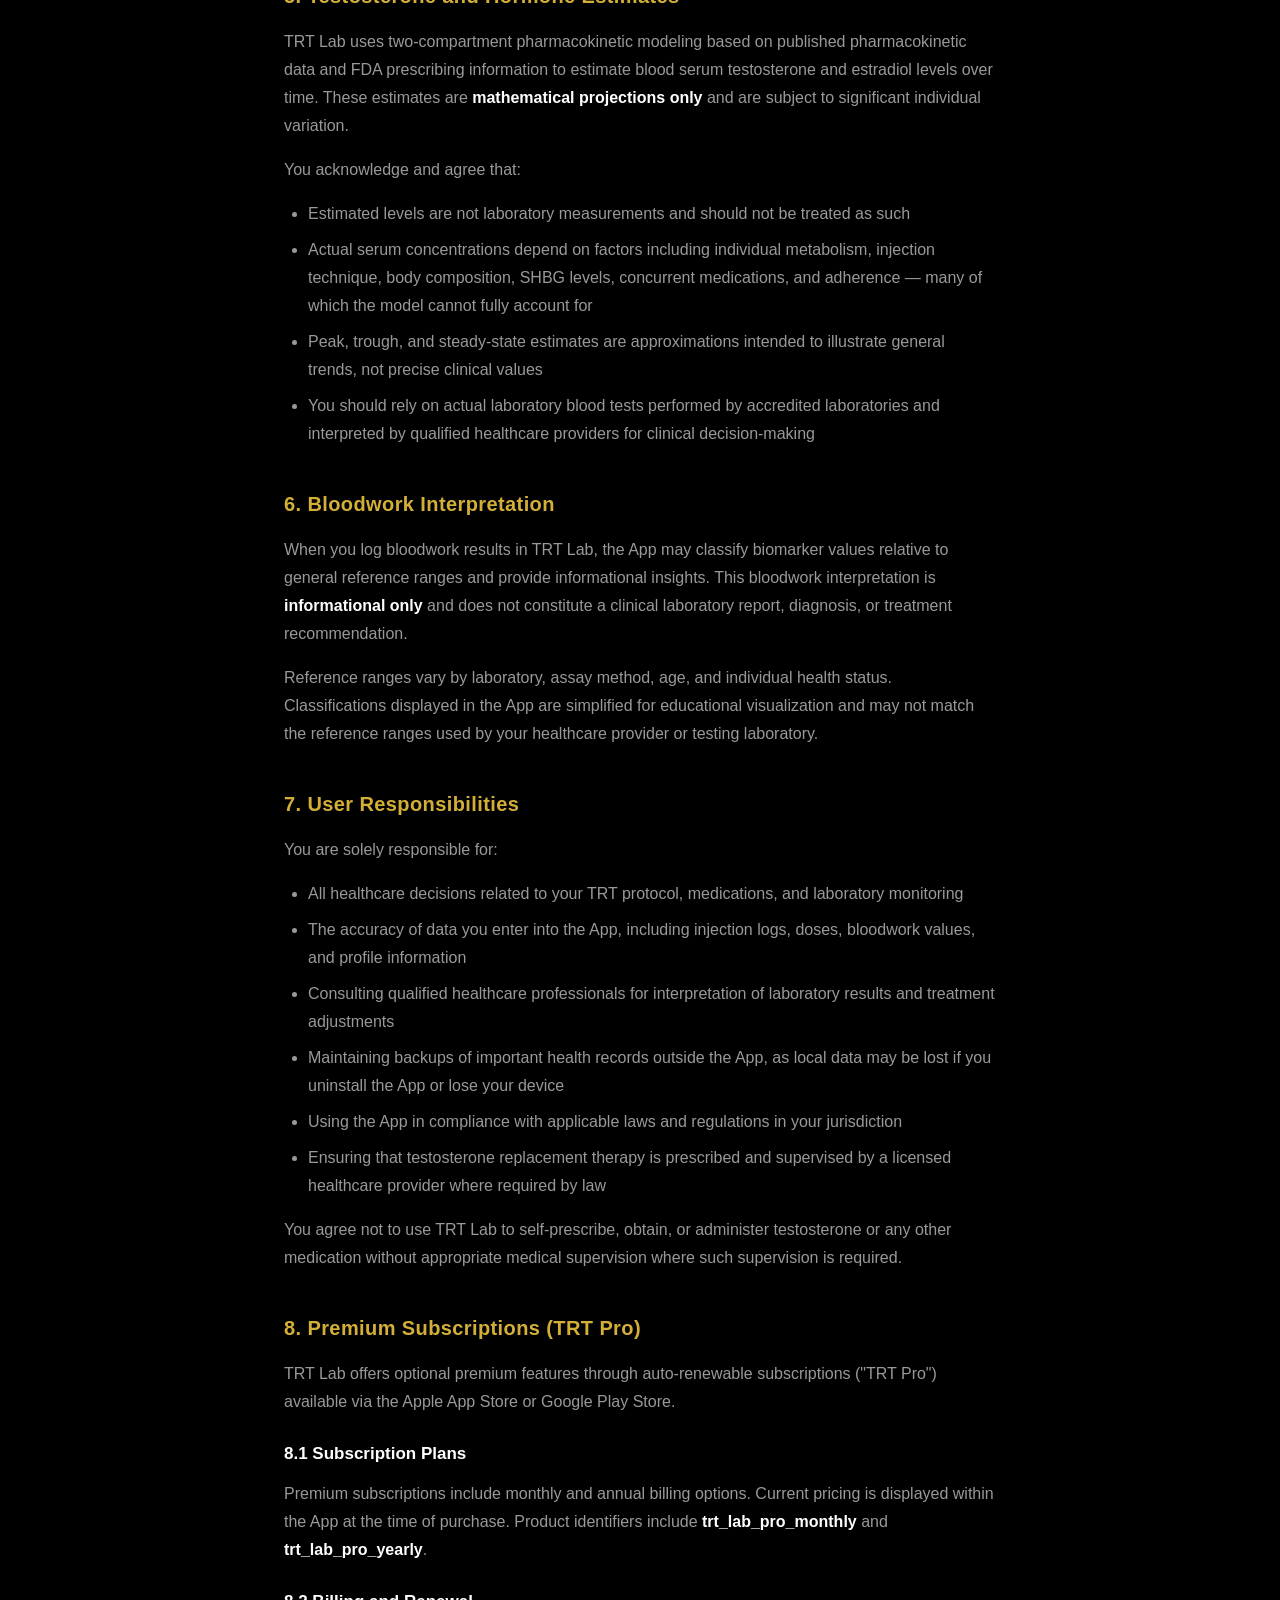
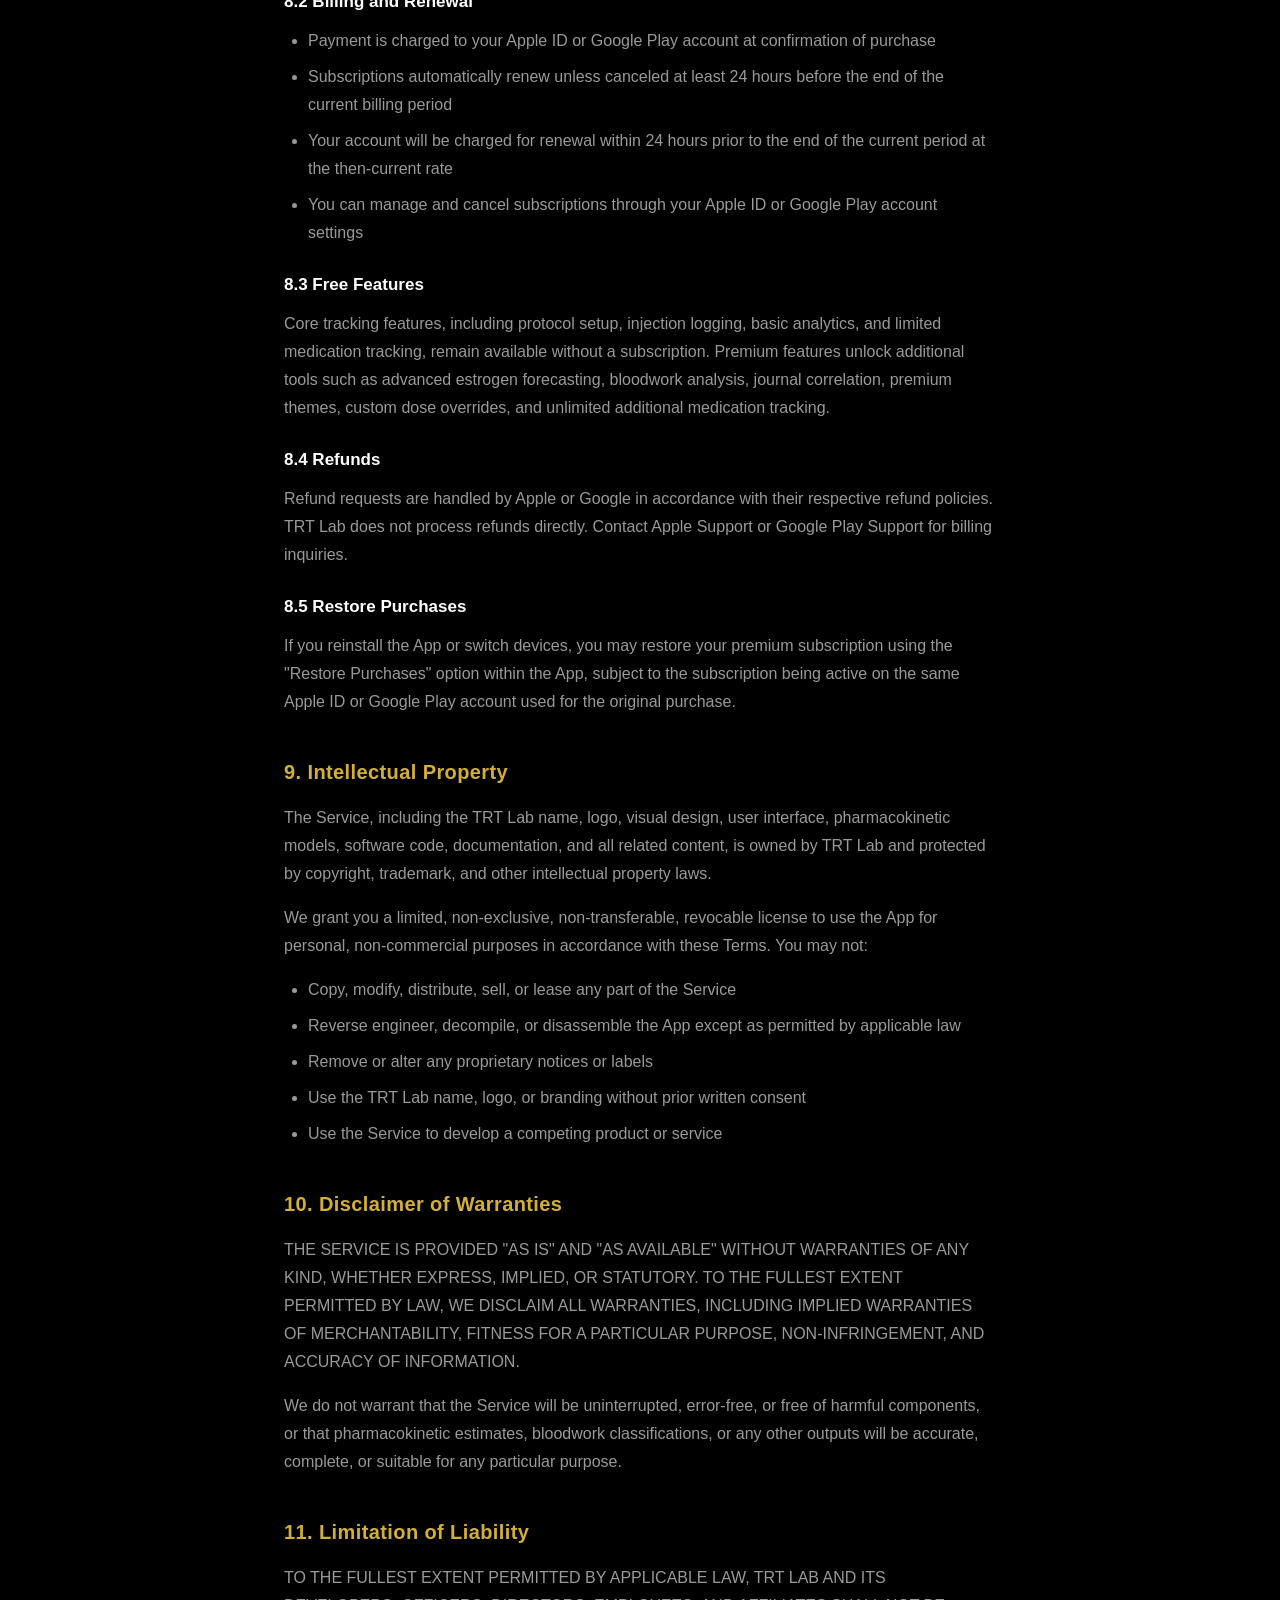
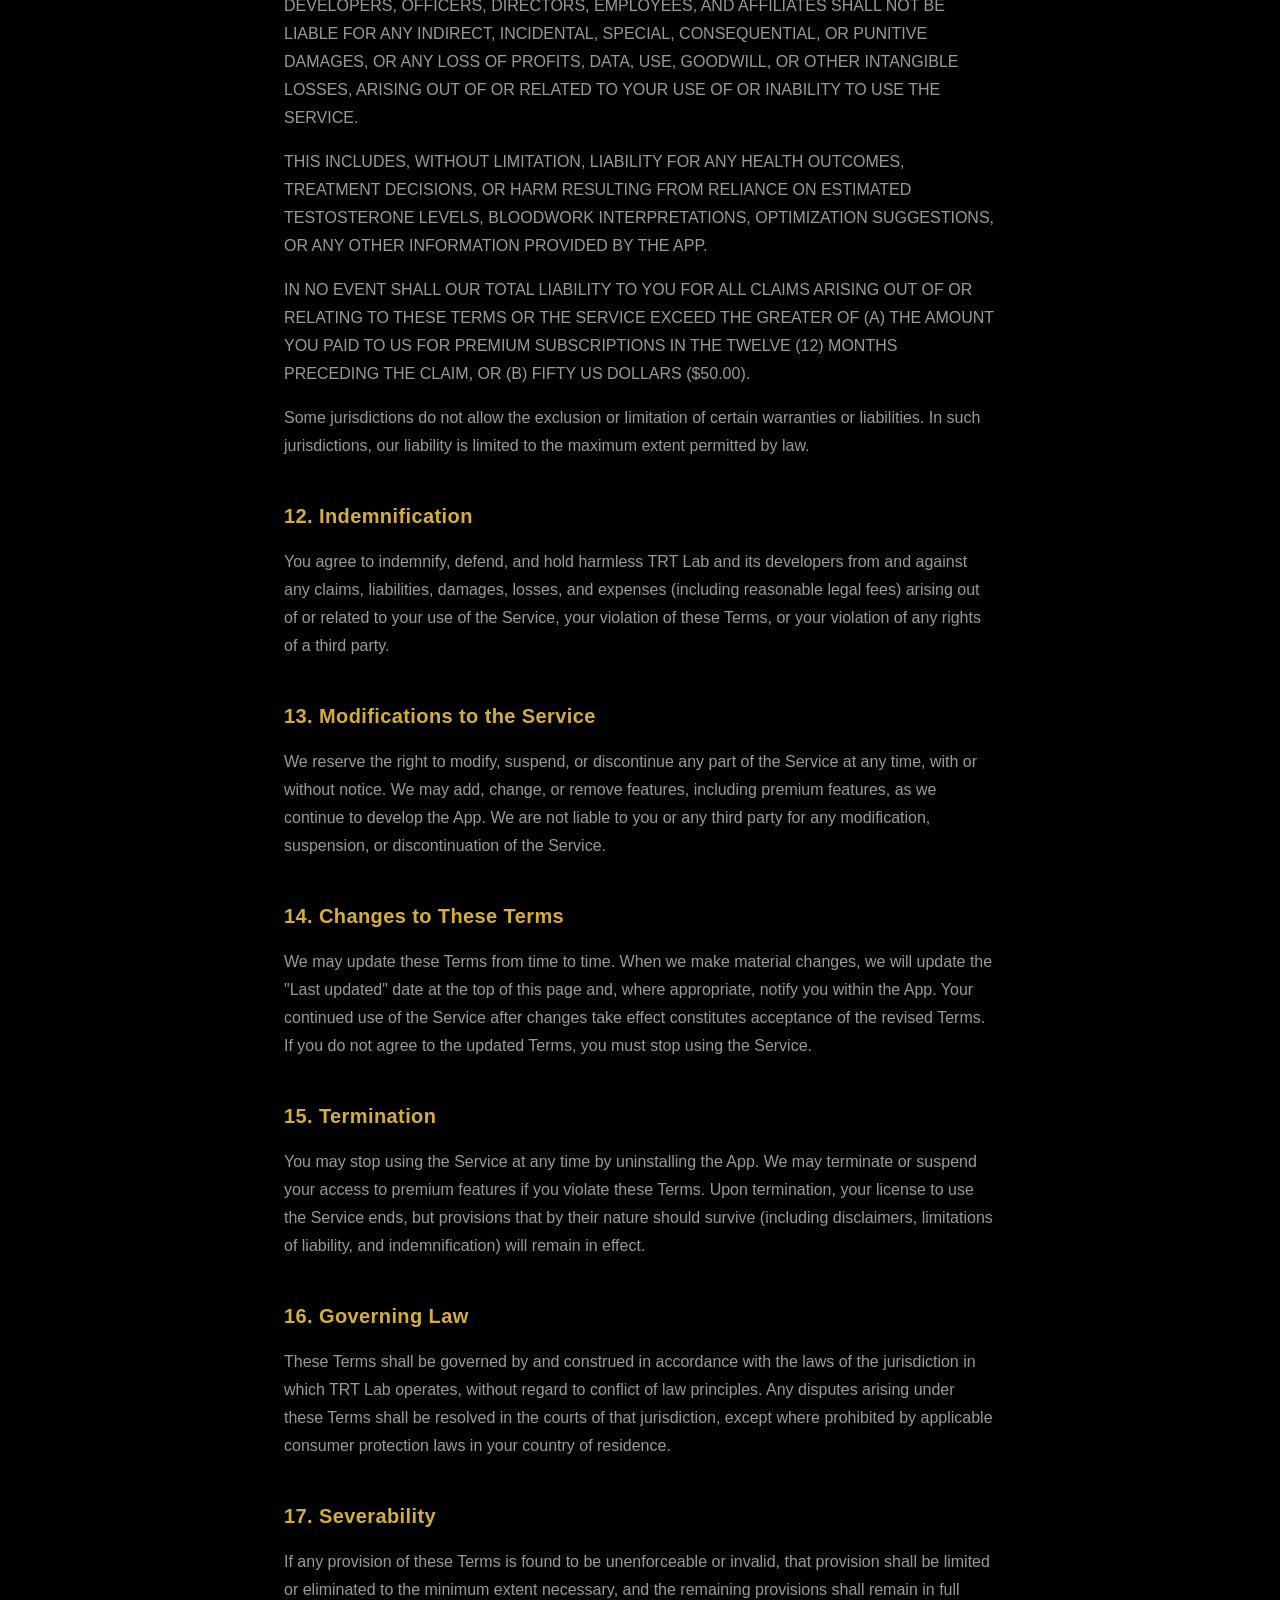
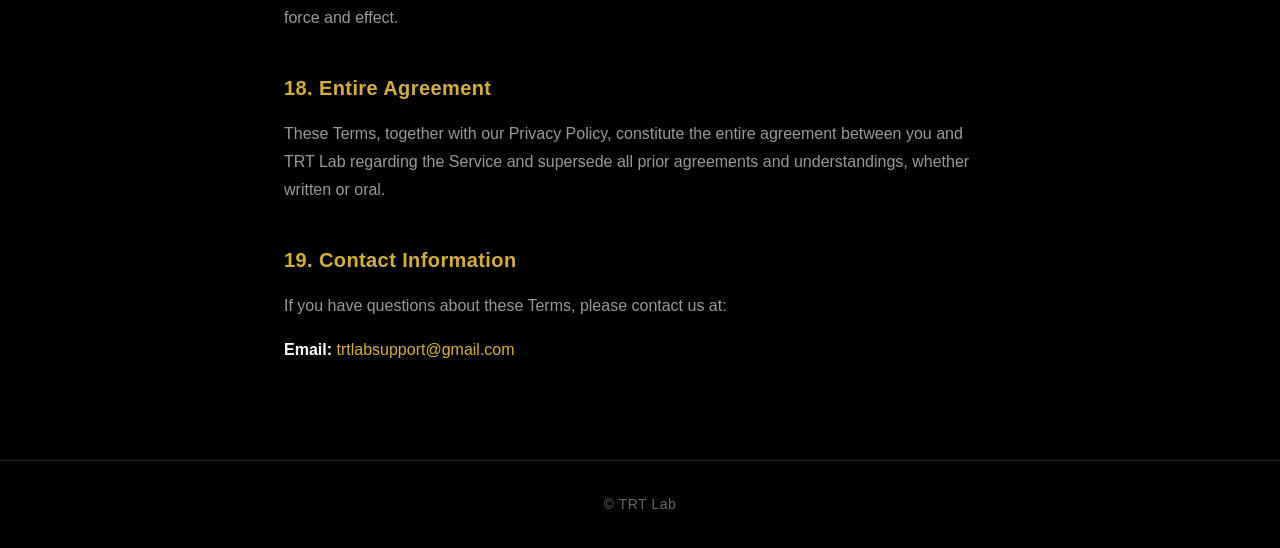
<file: terms.html>
<!DOCTYPE html>
<html lang="en">
<head>
  <meta charset="UTF-8">
  <meta name="viewport" content="width=device-width, initial-scale=1.0">
  <meta name="description" content="TRT Lab Terms of Service — terms governing use of the TRT Lab mobile application.">
  <title>Terms of Service — TRT Lab</title>
  <link rel="icon" type="image/png" href="assets/logo.png">
  <link rel="stylesheet" href="style.css">
</head>
<body>
  <header class="site-header">
    <nav class="nav-inner">
      <a href="index.html" class="nav-brand">
        <img src="assets/logo.png" alt="TRT Lab logo" width="36" height="36">
        <span>TRT Lab</span>
      </a>
      <button class="nav-toggle" aria-label="Toggle navigation" aria-expanded="false">
        <svg xmlns="http://www.w3.org/2000/svg" fill="none" viewBox="0 0 24 24" stroke="currentColor" stroke-width="2">
          <path stroke-linecap="round" stroke-linejoin="round" d="M4 6h16M4 12h16M4 18h16"/>
        </svg>
      </button>
      <ul class="nav-links">
        <li><a href="index.html">Home</a></li>
        <li><a href="privacy.html">Privacy Policy</a></li>
        <li><a href="terms.html" class="active">Terms of Service</a></li>
        <li><a href="support.html">Support</a></li>
      </ul>
    </nav>
  </header>

  <main>
    <div class="page-header">
      <h1>Terms of Service</h1>
      <p class="last-updated">Last updated: June 26, 2026</p>
    </div>

    <article class="legal-content container-narrow">
      <h2>1. Acceptance of Terms</h2>
      <p>
        These Terms of Service ("Terms") govern your access to and use of the TRT Lab mobile application ("App") and this website (collectively, the "Service") operated by TRT Lab ("we," "us," or "our").
      </p>
      <p>
        By downloading, installing, or using the App, you agree to be bound by these Terms and our <a href="privacy.html">Privacy Policy</a>. If you do not agree to these Terms, do not use the Service.
      </p>

      <h2>2. Description of Service</h2>
      <p>
        TRT Lab is a personal tracking and optimization tool designed for individuals managing testosterone replacement therapy (TRT). The App provides features including:
      </p>
      <ul>
        <li>Protocol configuration and injection logging</li>
        <li>Pharmacokinetic modeling to estimate testosterone and estradiol levels over time</li>
        <li>Bloodwork result logging and trend analysis</li>
        <li>Daily wellness journaling with symptom tracking</li>
        <li>Local notification reminders for injections, medications, and journaling</li>
        <li>Premium features available through optional subscription ("TRT Pro")</li>
      </ul>
      <p>
        The Service is provided for personal, non-commercial use. TRT Lab does not require user accounts and stores your data locally on your device.
      </p>

      <h2>3. Not Medical Advice</h2>
      <p>
        <strong>TRT Lab is not a medical device and does not provide medical advice, diagnosis, or treatment.</strong> The App is an informational and organizational tool only. Nothing in the Service — including estimated testosterone levels, bloodwork classifications, optimization suggestions, or trend analyses — constitutes medical advice or a recommendation to start, stop, or modify any treatment.
      </p>
      <p>
        Always consult a qualified healthcare professional before making any decisions about your health, hormone therapy, medications, or laboratory results. Never disregard professional medical advice or delay seeking it because of information displayed in TRT Lab.
      </p>

      <h2>4. Educational Use Only</h2>
      <p>
        All content, calculations, charts, classifications, and insights provided by TRT Lab are intended for educational and informational purposes only. The App is designed to help you organize and visualize your own health data — not to replace clinical judgment, laboratory analysis by qualified professionals, or personalized medical guidance.
      </p>
      <p>
        Reference ranges, biomarker classifications (such as "low," "optimal," or "high"), and optimization suggestions are general in nature and may not reflect your individual medical circumstances, comorbidities, or treatment goals as determined by your physician.
      </p>

      <h2>5. Testosterone and Hormone Estimates</h2>
      <p>
        TRT Lab uses two-compartment pharmacokinetic modeling based on published pharmacokinetic data and FDA prescribing information to estimate blood serum testosterone and estradiol levels over time. These estimates are <strong>mathematical projections only</strong> and are subject to significant individual variation.
      </p>
      <p>You acknowledge and agree that:</p>
      <ul>
        <li>Estimated levels are not laboratory measurements and should not be treated as such</li>
        <li>Actual serum concentrations depend on factors including individual metabolism, injection technique, body composition, SHBG levels, concurrent medications, and adherence — many of which the model cannot fully account for</li>
        <li>Peak, trough, and steady-state estimates are approximations intended to illustrate general trends, not precise clinical values</li>
        <li>You should rely on actual laboratory blood tests performed by accredited laboratories and interpreted by qualified healthcare providers for clinical decision-making</li>
      </ul>

      <h2>6. Bloodwork Interpretation</h2>
      <p>
        When you log bloodwork results in TRT Lab, the App may classify biomarker values relative to general reference ranges and provide informational insights. This bloodwork interpretation is <strong>informational only</strong> and does not constitute a clinical laboratory report, diagnosis, or treatment recommendation.
      </p>
      <p>
        Reference ranges vary by laboratory, assay method, age, and individual health status. Classifications displayed in the App are simplified for educational visualization and may not match the reference ranges used by your healthcare provider or testing laboratory.
      </p>

      <h2>7. User Responsibilities</h2>
      <p>You are solely responsible for:</p>
      <ul>
        <li>All healthcare decisions related to your TRT protocol, medications, and laboratory monitoring</li>
        <li>The accuracy of data you enter into the App, including injection logs, doses, bloodwork values, and profile information</li>
        <li>Consulting qualified healthcare professionals for interpretation of laboratory results and treatment adjustments</li>
        <li>Maintaining backups of important health records outside the App, as local data may be lost if you uninstall the App or lose your device</li>
        <li>Using the App in compliance with applicable laws and regulations in your jurisdiction</li>
        <li>Ensuring that testosterone replacement therapy is prescribed and supervised by a licensed healthcare provider where required by law</li>
      </ul>
      <p>
        You agree not to use TRT Lab to self-prescribe, obtain, or administer testosterone or any other medication without appropriate medical supervision where such supervision is required.
      </p>

      <h2>8. Premium Subscriptions (TRT Pro)</h2>
      <p>
        TRT Lab offers optional premium features through auto-renewable subscriptions ("TRT Pro") available via the Apple App Store or Google Play Store.
      </p>

      <h3>8.1 Subscription Plans</h3>
      <p>Premium subscriptions include monthly and annual billing options. Current pricing is displayed within the App at the time of purchase. Product identifiers include <strong>trt_lab_pro_monthly</strong> and <strong>trt_lab_pro_yearly</strong>.</p>

      <h3>8.2 Billing and Renewal</h3>
      <ul>
        <li>Payment is charged to your Apple ID or Google Play account at confirmation of purchase</li>
        <li>Subscriptions automatically renew unless canceled at least 24 hours before the end of the current billing period</li>
        <li>Your account will be charged for renewal within 24 hours prior to the end of the current period at the then-current rate</li>
        <li>You can manage and cancel subscriptions through your Apple ID or Google Play account settings</li>
      </ul>

      <h3>8.3 Free Features</h3>
      <p>
        Core tracking features, including protocol setup, injection logging, basic analytics, and limited medication tracking, remain available without a subscription. Premium features unlock additional tools such as advanced estrogen forecasting, bloodwork analysis, journal correlation, premium themes, custom dose overrides, and unlimited additional medication tracking.
      </p>

      <h3>8.4 Refunds</h3>
      <p>
        Refund requests are handled by Apple or Google in accordance with their respective refund policies. TRT Lab does not process refunds directly. Contact Apple Support or Google Play Support for billing inquiries.
      </p>

      <h3>8.5 Restore Purchases</h3>
      <p>
        If you reinstall the App or switch devices, you may restore your premium subscription using the "Restore Purchases" option within the App, subject to the subscription being active on the same Apple ID or Google Play account used for the original purchase.
      </p>

      <h2>9. Intellectual Property</h2>
      <p>
        The Service, including the TRT Lab name, logo, visual design, user interface, pharmacokinetic models, software code, documentation, and all related content, is owned by TRT Lab and protected by copyright, trademark, and other intellectual property laws.
      </p>
      <p>
        We grant you a limited, non-exclusive, non-transferable, revocable license to use the App for personal, non-commercial purposes in accordance with these Terms. You may not:
      </p>
      <ul>
        <li>Copy, modify, distribute, sell, or lease any part of the Service</li>
        <li>Reverse engineer, decompile, or disassemble the App except as permitted by applicable law</li>
        <li>Remove or alter any proprietary notices or labels</li>
        <li>Use the TRT Lab name, logo, or branding without prior written consent</li>
        <li>Use the Service to develop a competing product or service</li>
      </ul>

      <h2>10. Disclaimer of Warranties</h2>
      <p>
        THE SERVICE IS PROVIDED "AS IS" AND "AS AVAILABLE" WITHOUT WARRANTIES OF ANY KIND, WHETHER EXPRESS, IMPLIED, OR STATUTORY. TO THE FULLEST EXTENT PERMITTED BY LAW, WE DISCLAIM ALL WARRANTIES, INCLUDING IMPLIED WARRANTIES OF MERCHANTABILITY, FITNESS FOR A PARTICULAR PURPOSE, NON-INFRINGEMENT, AND ACCURACY OF INFORMATION.
      </p>
      <p>
        We do not warrant that the Service will be uninterrupted, error-free, or free of harmful components, or that pharmacokinetic estimates, bloodwork classifications, or any other outputs will be accurate, complete, or suitable for any particular purpose.
      </p>

      <h2>11. Limitation of Liability</h2>
      <p>
        TO THE FULLEST EXTENT PERMITTED BY APPLICABLE LAW, TRT LAB AND ITS DEVELOPERS, OFFICERS, DIRECTORS, EMPLOYEES, AND AFFILIATES SHALL NOT BE LIABLE FOR ANY INDIRECT, INCIDENTAL, SPECIAL, CONSEQUENTIAL, OR PUNITIVE DAMAGES, OR ANY LOSS OF PROFITS, DATA, USE, GOODWILL, OR OTHER INTANGIBLE LOSSES, ARISING OUT OF OR RELATED TO YOUR USE OF OR INABILITY TO USE THE SERVICE.
      </p>
      <p>
        THIS INCLUDES, WITHOUT LIMITATION, LIABILITY FOR ANY HEALTH OUTCOMES, TREATMENT DECISIONS, OR HARM RESULTING FROM RELIANCE ON ESTIMATED TESTOSTERONE LEVELS, BLOODWORK INTERPRETATIONS, OPTIMIZATION SUGGESTIONS, OR ANY OTHER INFORMATION PROVIDED BY THE APP.
      </p>
      <p>
        IN NO EVENT SHALL OUR TOTAL LIABILITY TO YOU FOR ALL CLAIMS ARISING OUT OF OR RELATING TO THESE TERMS OR THE SERVICE EXCEED THE GREATER OF (A) THE AMOUNT YOU PAID TO US FOR PREMIUM SUBSCRIPTIONS IN THE TWELVE (12) MONTHS PRECEDING THE CLAIM, OR (B) FIFTY US DOLLARS ($50.00).
      </p>
      <p>
        Some jurisdictions do not allow the exclusion or limitation of certain warranties or liabilities. In such jurisdictions, our liability is limited to the maximum extent permitted by law.
      </p>

      <h2>12. Indemnification</h2>
      <p>
        You agree to indemnify, defend, and hold harmless TRT Lab and its developers from and against any claims, liabilities, damages, losses, and expenses (including reasonable legal fees) arising out of or related to your use of the Service, your violation of these Terms, or your violation of any rights of a third party.
      </p>

      <h2>13. Modifications to the Service</h2>
      <p>
        We reserve the right to modify, suspend, or discontinue any part of the Service at any time, with or without notice. We may add, change, or remove features, including premium features, as we continue to develop the App. We are not liable to you or any third party for any modification, suspension, or discontinuation of the Service.
      </p>

      <h2>14. Changes to These Terms</h2>
      <p>
        We may update these Terms from time to time. When we make material changes, we will update the "Last updated" date at the top of this page and, where appropriate, notify you within the App. Your continued use of the Service after changes take effect constitutes acceptance of the revised Terms. If you do not agree to the updated Terms, you must stop using the Service.
      </p>

      <h2>15. Termination</h2>
      <p>
        You may stop using the Service at any time by uninstalling the App. We may terminate or suspend your access to premium features if you violate these Terms. Upon termination, your license to use the Service ends, but provisions that by their nature should survive (including disclaimers, limitations of liability, and indemnification) will remain in effect.
      </p>

      <h2>16. Governing Law</h2>
      <p>
        These Terms shall be governed by and construed in accordance with the laws of the jurisdiction in which TRT Lab operates, without regard to conflict of law principles. Any disputes arising under these Terms shall be resolved in the courts of that jurisdiction, except where prohibited by applicable consumer protection laws in your country of residence.
      </p>

      <h2>17. Severability</h2>
      <p>
        If any provision of these Terms is found to be unenforceable or invalid, that provision shall be limited or eliminated to the minimum extent necessary, and the remaining provisions shall remain in full force and effect.
      </p>

      <h2>18. Entire Agreement</h2>
      <p>
        These Terms, together with our Privacy Policy, constitute the entire agreement between you and TRT Lab regarding the Service and supersede all prior agreements and understandings, whether written or oral.
      </p>

      <h2>19. Contact Information</h2>
      <p>
        If you have questions about these Terms, please contact us at:
      </p>
      <p>
        <strong>Email:</strong> <a href="mailto:trtlabsupport@gmail.com">trtlabsupport@gmail.com</a>
      </p>
    </article>
  </main>

  <footer class="site-footer">
    <p>© TRT Lab</p>
  </footer>

  <script>
    (function () {
      var toggle = document.querySelector('.nav-toggle');
      var links = document.querySelector('.nav-links');
      if (!toggle || !links) return;
      toggle.addEventListener('click', function () {
        var open = links.classList.toggle('open');
        toggle.setAttribute('aria-expanded', open);
      });
      links.querySelectorAll('a').forEach(function (link) {
        link.addEventListener('click', function () {
          links.classList.remove('open');
          toggle.setAttribute('aria-expanded', 'false');
        });
      });
    })();
  </script>
</body>
</html>
</file>
<file: style.css>
/* TRT Lab — Static Website Stylesheet */

:root {
  --color-bg: #000000;
  --color-surface: #0a0a0a;
  --color-surface-elevated: #111111;
  --color-gold: #d4af37;
  --color-gold-light: #e8c96a;
  --color-gold-dim: rgba(212, 175, 55, 0.15);
  --color-text: #ffffff;
  --color-text-muted: rgba(255, 255, 255, 0.6);
  --color-text-subtle: rgba(255, 255, 255, 0.4);
  --color-border: rgba(212, 175, 55, 0.2);
  --color-border-hover: rgba(212, 175, 55, 0.45);
  --font-sans: -apple-system, BlinkMacSystemFont, "Segoe UI", Roboto, "Helvetica Neue", Arial, sans-serif;
  --radius-sm: 8px;
  --radius-md: 12px;
  --radius-lg: 16px;
  --radius-xl: 20px;
  --shadow-soft: 0 4px 24px rgba(0, 0, 0, 0.4);
  --shadow-gold: 0 4px 32px rgba(212, 175, 55, 0.08);
  --shadow-card-hover: 0 8px 40px rgba(212, 175, 55, 0.12);
  --max-width: 1120px;
  --max-width-narrow: 760px;
  --nav-height: 72px;
  --transition: 0.2s ease;
}

*,
*::before,
*::after {
  box-sizing: border-box;
  margin: 0;
  padding: 0;
}

html {
  scroll-behavior: smooth;
  -webkit-text-size-adjust: 100%;
}

body {
  font-family: var(--font-sans);
  background-color: var(--color-bg);
  color: var(--color-text);
  line-height: 1.6;
  min-height: 100vh;
  display: flex;
  flex-direction: column;
  -webkit-font-smoothing: antialiased;
  -moz-osx-font-smoothing: grayscale;
}

/* Honeycomb background pattern */
body::before {
  content: "";
  position: fixed;
  inset: 0;
  background-image: url("data:image/svg+xml,%3Csvg xmlns='http://www.w3.org/2000/svg' width='56' height='100' viewBox='0 0 56 100'%3E%3Cpath fill='%232e2a22' fill-opacity='0.35' d='M28 66L0 50V16L28 0l28 16v34L28 66zm0-12l22-12.7V22.7L28 10 6 22.7v20.6L28 54z'/%3E%3C/svg%3E");
  background-size: 56px 100px;
  opacity: 0.4;
  pointer-events: none;
  z-index: 0;
}

body::after {
  content: "";
  position: fixed;
  inset: 0;
  background: radial-gradient(ellipse 80% 60% at 50% 0%, rgba(26, 20, 8, 0.6) 0%, transparent 70%);
  pointer-events: none;
  z-index: 0;
}

/* ── Navigation ── */

.site-header {
  position: sticky;
  top: 0;
  z-index: 100;
  background: rgba(0, 0, 0, 0.85);
  backdrop-filter: blur(12px);
  -webkit-backdrop-filter: blur(12px);
  border-bottom: 1px solid var(--color-border);
}

.nav-inner {
  max-width: var(--max-width);
  margin: 0 auto;
  padding: 0 24px;
  height: var(--nav-height);
  display: flex;
  align-items: center;
  justify-content: space-between;
  gap: 24px;
}

.nav-brand {
  display: flex;
  align-items: center;
  gap: 12px;
  text-decoration: none;
  color: var(--color-text);
  flex-shrink: 0;
}

.nav-brand img {
  width: 36px;
  height: 36px;
  border-radius: var(--radius-sm);
}

.nav-brand span {
  font-size: 0.875rem;
  font-weight: 600;
  letter-spacing: 0.12em;
  text-transform: uppercase;
}

.nav-links {
  display: flex;
  align-items: center;
  gap: 8px;
  list-style: none;
}

.nav-links a {
  color: var(--color-text-muted);
  text-decoration: none;
  font-size: 0.875rem;
  font-weight: 500;
  padding: 8px 16px;
  border-radius: var(--radius-sm);
  transition: color var(--transition), background var(--transition);
}

.nav-links a:hover,
.nav-links a.active {
  color: var(--color-gold);
  background: var(--color-gold-dim);
}

.nav-toggle {
  display: none;
  background: none;
  border: 1px solid var(--color-border);
  border-radius: var(--radius-sm);
  color: var(--color-text);
  cursor: pointer;
  padding: 8px 10px;
  line-height: 0;
}

.nav-toggle svg {
  width: 22px;
  height: 22px;
}

/* ── Main content ── */

main {
  flex: 1;
  position: relative;
  z-index: 1;
}

.container {
  max-width: var(--max-width);
  margin: 0 auto;
  padding: 0 24px;
}

.container-narrow {
  max-width: var(--max-width-narrow);
  margin: 0 auto;
  padding: 0 24px;
}

/* ── Home page ── */

.hero {
  text-align: center;
  padding: 80px 24px 64px;
}

.hero-logo {
  width: 120px;
  height: 120px;
  margin: 0 auto 32px;
  border-radius: var(--radius-lg);
  box-shadow: var(--shadow-gold);
}

.hero-headline {
  font-size: clamp(2rem, 5vw, 3rem);
  font-weight: 700;
  letter-spacing: 0.04em;
  line-height: 1.2;
  margin-bottom: 20px;
  background: linear-gradient(135deg, var(--color-text) 0%, var(--color-gold-light) 100%);
  -webkit-background-clip: text;
  -webkit-text-fill-color: transparent;
  background-clip: text;
}

.hero-description {
  font-size: clamp(1rem, 2.5vw, 1.125rem);
  color: var(--color-text-muted);
  max-width: 560px;
  margin: 0 auto 56px;
  line-height: 1.7;
}

.nav-cards {
  display: grid;
  grid-template-columns: repeat(3, 1fr);
  gap: 24px;
  max-width: var(--max-width);
  margin: 0 auto;
  padding: 0 24px 80px;
}

.nav-card {
  display: flex;
  flex-direction: column;
  align-items: flex-start;
  text-decoration: none;
  color: var(--color-text);
  background: var(--color-surface);
  border: 1px solid var(--color-border);
  border-radius: var(--radius-xl);
  padding: 32px;
  box-shadow: var(--shadow-soft);
  transition: border-color var(--transition), box-shadow var(--transition), transform var(--transition);
}

.nav-card:hover {
  border-color: var(--color-border-hover);
  box-shadow: var(--shadow-card-hover);
  transform: translateY(-2px);
}

.nav-card-icon {
  width: 48px;
  height: 48px;
  display: flex;
  align-items: center;
  justify-content: center;
  background: var(--color-gold-dim);
  border: 1px solid var(--color-border);
  border-radius: var(--radius-md);
  margin-bottom: 20px;
  color: var(--color-gold);
}

.nav-card-icon svg {
  width: 24px;
  height: 24px;
}

.nav-card h2 {
  font-size: 1.25rem;
  font-weight: 600;
  margin-bottom: 8px;
  letter-spacing: 0.02em;
}

.nav-card p {
  font-size: 0.9375rem;
  color: var(--color-text-muted);
  line-height: 1.6;
  margin-bottom: 20px;
  flex: 1;
}

.nav-card-cta {
  font-size: 0.875rem;
  font-weight: 600;
  color: var(--color-gold);
  letter-spacing: 0.04em;
  text-transform: uppercase;
}

/* ── Legal / content pages ── */

.page-header {
  padding: 64px 24px 40px;
  text-align: center;
  border-bottom: 1px solid var(--color-border);
  margin-bottom: 48px;
}

.page-header h1 {
  font-size: clamp(1.75rem, 4vw, 2.5rem);
  font-weight: 700;
  letter-spacing: 0.02em;
  margin-bottom: 12px;
}

.page-header .last-updated {
  font-size: 0.875rem;
  color: var(--color-text-subtle);
}

.legal-content {
  padding-bottom: 80px;
}

.legal-content h2 {
  font-size: 1.25rem;
  font-weight: 600;
  color: var(--color-gold);
  margin: 40px 0 16px;
  letter-spacing: 0.02em;
}

.legal-content h2:first-child {
  margin-top: 0;
}

.legal-content h3 {
  font-size: 1.0625rem;
  font-weight: 600;
  margin: 24px 0 12px;
}

.legal-content p {
  color: var(--color-text-muted);
  margin-bottom: 16px;
  line-height: 1.75;
}

.legal-content ul,
.legal-content ol {
  color: var(--color-text-muted);
  margin: 0 0 16px 24px;
  line-height: 1.75;
}

.legal-content li {
  margin-bottom: 8px;
}

.legal-content a {
  color: var(--color-gold);
  text-decoration: none;
  border-bottom: 1px solid transparent;
  transition: border-color var(--transition);
}

.legal-content a:hover {
  border-bottom-color: var(--color-gold);
}

.legal-content strong {
  color: var(--color-text);
  font-weight: 600;
}

/* ── Support page ── */

.support-content {
  padding-bottom: 80px;
}

.support-intro {
  text-align: center;
  margin-bottom: 48px;
}

.support-intro p {
  color: var(--color-text-muted);
  font-size: 1.0625rem;
  line-height: 1.7;
  max-width: 600px;
  margin: 0 auto;
}

.support-card {
  background: var(--color-surface);
  border: 1px solid var(--color-border);
  border-radius: var(--radius-xl);
  padding: 40px;
  box-shadow: var(--shadow-soft);
  text-align: center;
  margin-bottom: 40px;
}

.support-card h2 {
  font-size: 1.125rem;
  font-weight: 600;
  color: var(--color-text-muted);
  margin-bottom: 12px;
  letter-spacing: 0.04em;
  text-transform: uppercase;
}

.support-email {
  display: inline-block;
  font-size: clamp(1.25rem, 3vw, 1.5rem);
  font-weight: 600;
  color: var(--color-gold);
  text-decoration: none;
  transition: color var(--transition);
}

.support-email:hover {
  color: var(--color-gold-light);
}

.support-topics {
  display: grid;
  grid-template-columns: repeat(2, 1fr);
  gap: 20px;
}

.support-topic {
  background: var(--color-surface);
  border: 1px solid var(--color-border);
  border-radius: var(--radius-lg);
  padding: 28px;
  box-shadow: var(--shadow-soft);
}

.support-topic h3 {
  font-size: 1rem;
  font-weight: 600;
  margin-bottom: 8px;
  display: flex;
  align-items: center;
  gap: 10px;
}

.support-topic h3 svg {
  width: 20px;
  height: 20px;
  color: var(--color-gold);
  flex-shrink: 0;
}

.support-topic p {
  font-size: 0.9375rem;
  color: var(--color-text-muted);
  line-height: 1.6;
}

/* ── Footer ── */

.site-footer {
  position: relative;
  z-index: 1;
  border-top: 1px solid var(--color-border);
  padding: 32px 24px;
  text-align: center;
}

.site-footer p {
  font-size: 0.875rem;
  color: var(--color-text-subtle);
  letter-spacing: 0.04em;
}

/* ── Responsive ── */

@media (max-width: 900px) {
  .nav-cards {
    grid-template-columns: 1fr;
    max-width: 480px;
  }

  .support-topics {
    grid-template-columns: 1fr;
  }
}

@media (max-width: 640px) {
  .nav-toggle {
    display: block;
  }

  .nav-links {
    display: none;
    position: absolute;
    top: var(--nav-height);
    left: 0;
    right: 0;
    flex-direction: column;
    background: rgba(0, 0, 0, 0.95);
    backdrop-filter: blur(12px);
    -webkit-backdrop-filter: blur(12px);
    border-bottom: 1px solid var(--color-border);
    padding: 16px;
    gap: 4px;
  }

  .nav-links.open {
    display: flex;
  }

  .nav-links a {
    width: 100%;
    text-align: center;
    padding: 12px 16px;
  }

  .hero {
    padding: 56px 24px 48px;
  }

  .hero-logo {
    width: 96px;
    height: 96px;
  }

  .nav-card {
    padding: 24px;
  }

  .support-card {
    padding: 28px 24px;
  }

  .page-header {
    padding: 48px 24px 32px;
  }
}
</file>
